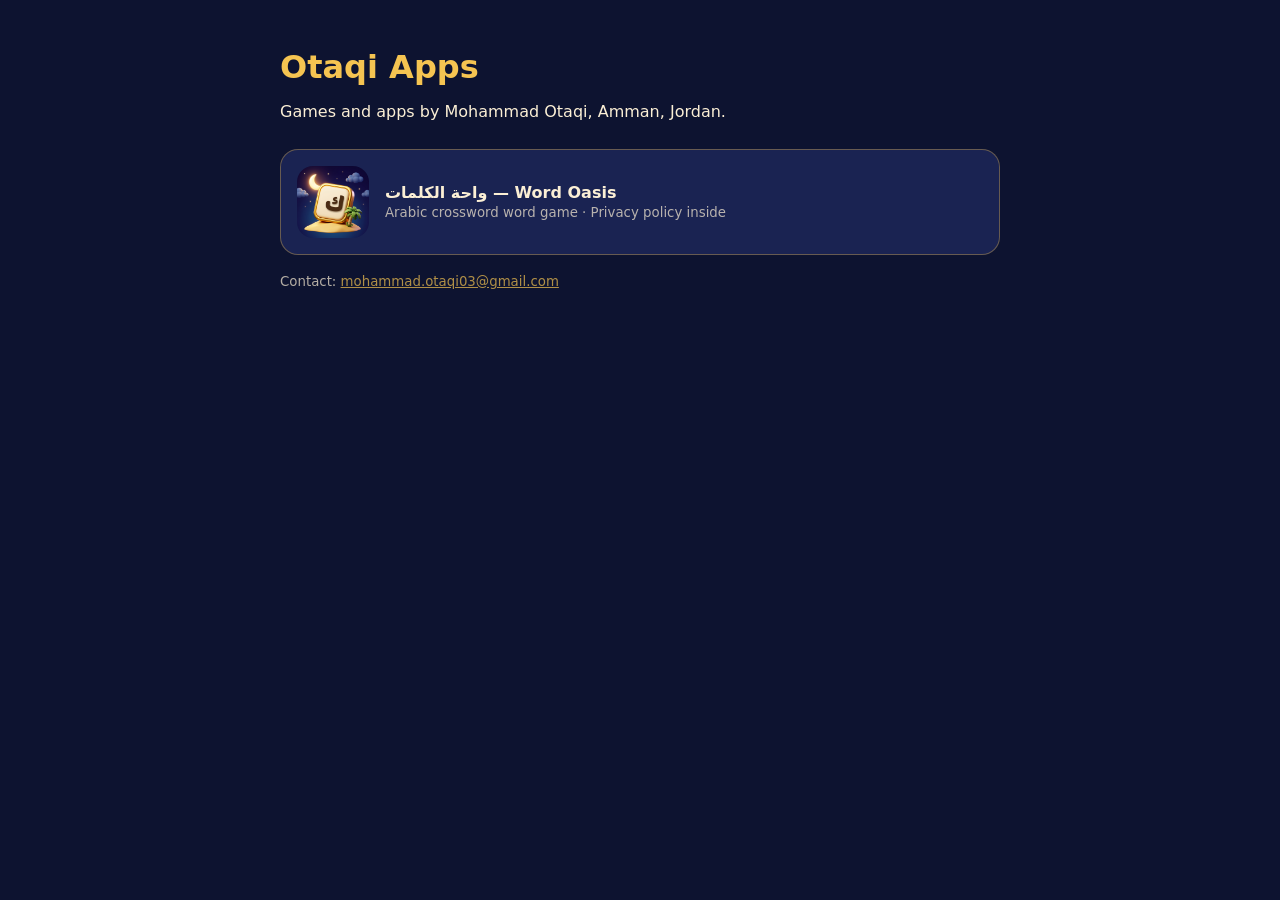
<file: index.html>
<!doctype html>
<html lang="en">
<head>
<meta charset="utf-8">
<meta name="viewport" content="width=device-width, initial-scale=1">
<title>Otaqi Apps</title>
<meta name="description" content="Mobile games and apps by Mohammad Otaqi.">
<link rel="icon" href="word-oasis/icon.png">
<style>
  body { margin:0; font-family: system-ui, "Segoe UI", Tahoma, sans-serif; background:#0d1330; color:#fbefd5; }
  main { max-width: 720px; margin: 0 auto; padding: 48px 16px; }
  h1 { color:#f5c451; margin: 0 0 4px; }
  a.app { display:flex; gap:16px; align-items:center; margin-top: 28px; padding:16px; border-radius:18px;
    background:#1a2352; color:inherit; text-decoration:none; border:1px solid rgba(245,196,81,.35); }
  a.app img { width:72px; height:72px; border-radius:16px; }
  small { opacity:.7; }
</style>
</head>
<body>
<main>
  <h1>Otaqi Apps</h1>
  <p>Games and apps by Mohammad Otaqi, Amman, Jordan.</p>
  <a class="app" href="word-oasis/">
    <img src="word-oasis/icon.png" alt="">
    <div><strong>واحة الكلمات — Word Oasis</strong><br><small>Arabic crossword word game · <span>Privacy policy inside</span></small></div>
  </a>
  <p><small>Contact: <a href="mailto:mohammad.otaqi03@gmail.com" style="color:#f5c451">mohammad.otaqi03@gmail.com</a></small></p>
</main>
</body>
</html>
</file>
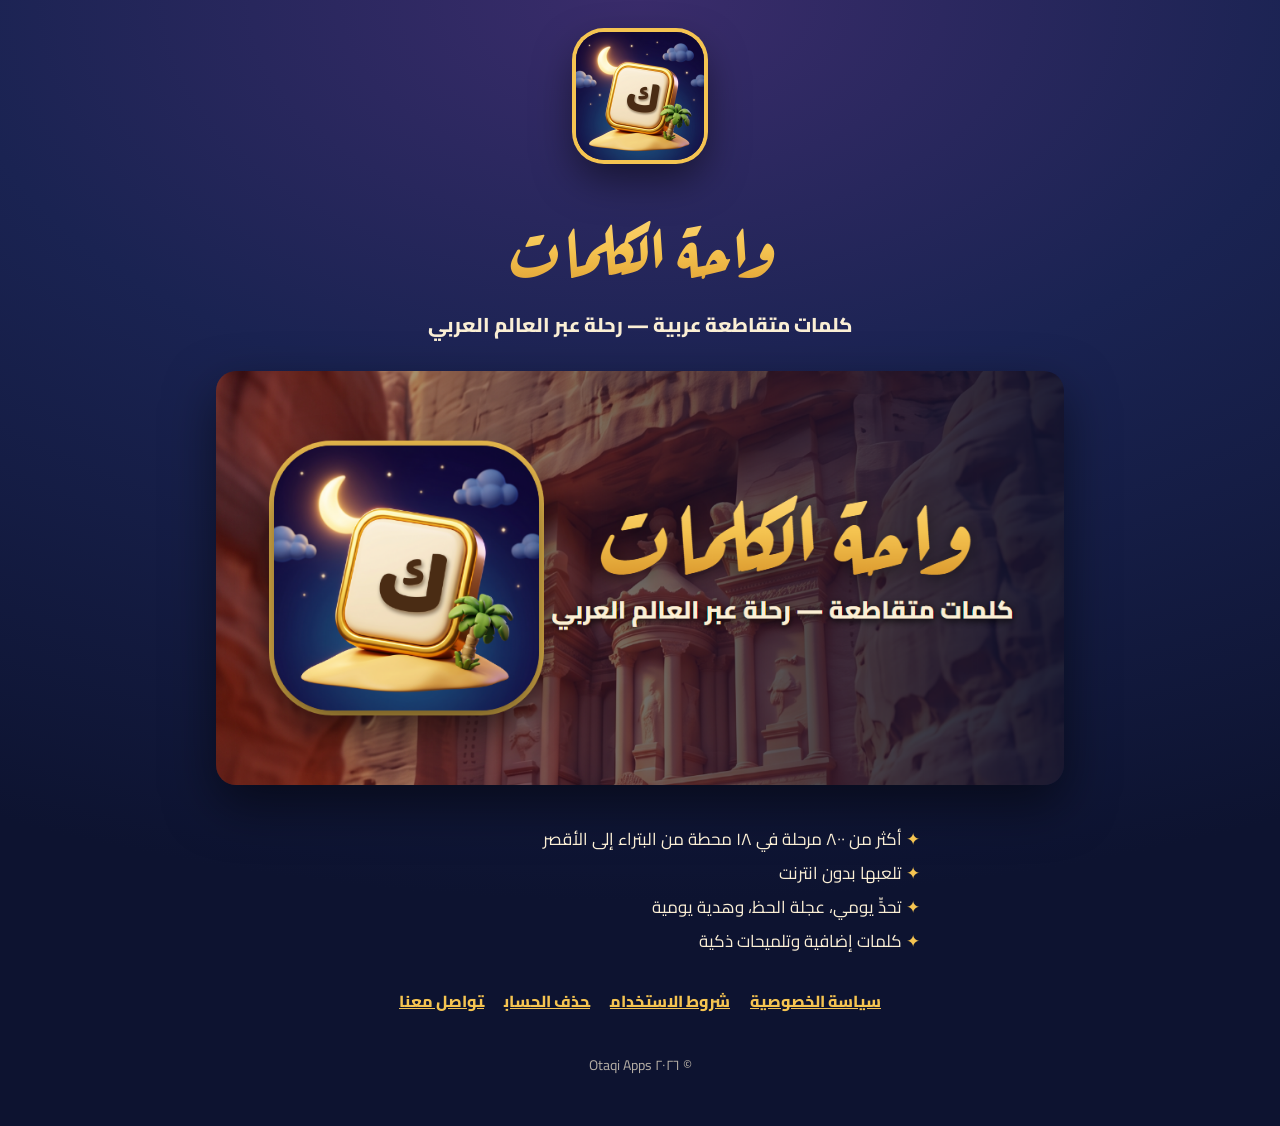
<file: word-oasis/index.html>
<!doctype html>
<html lang="ar" dir="rtl">
<head>
<meta charset="utf-8">
<meta name="viewport" content="width=device-width, initial-scale=1">
<title>واحة الكلمات — كلمات متقاطعة</title>
<meta name="description" content="واحة الكلمات: لعبة كلمات متقاطعة عربية بدون نت. صِل الحروف واملأ الشبكة في رحلة عبر معالم العالم العربي.">
<link rel="icon" href="icon.png">
<link rel="preconnect" href="https://fonts.googleapis.com">
<link href="https://fonts.googleapis.com/css2?family=Aref+Ruqaa:wght@700&family=Cairo:wght@600;800&display=swap" rel="stylesheet">
<style>
  :root { --night:#0d1330; --night2:#1a2352; --gold:#f5c451; --sand:#fbefd5; }
  * { box-sizing: border-box; }
  body { margin:0; font-family: Cairo, Tahoma, sans-serif; color: var(--sand);
    background: radial-gradient(120% 80% at 50% 0%, #3a2c6b, var(--night2) 45%, var(--night)); min-height:100vh; }
  main { max-width: 880px; margin: 0 auto; padding: 32px 16px 48px; text-align: center; }
  .icon { width: 128px; height: 128px; border-radius: 28px; box-shadow: 0 0 0 4px var(--gold), 0 18px 40px rgba(0,0,0,.5); }
  h1 { font-family: "Aref Ruqaa", serif; font-size: clamp(44px, 9vw, 72px); margin: 18px 0 0;
    background: linear-gradient(#ffe08a, var(--gold) 55%, #d9962b); -webkit-background-clip: text; background-clip: text; color: transparent; }
  p.lead { font-size: 20px; font-weight: 800; margin: 6px 0 28px; }
  .banner { width: 100%; border-radius: 20px; box-shadow: 0 20px 50px rgba(0,0,0,.5); }
  ul { list-style: none; padding: 0; margin: 28px auto; max-width: 560px; text-align: right; font-size: 17px; line-height: 2; }
  li::before { content: "✦ "; color: var(--gold); }
  .links a { color: var(--gold); margin: 0 10px; font-weight: 800; }
  footer { opacity: .7; font-size: 14px; margin-top: 36px; }
</style>
</head>
<body>
<main>
  <img class="icon" src="icon.png" alt="أيقونة واحة الكلمات">
  <h1>واحة الكلمات</h1>
  <p class="lead">كلمات متقاطعة عربية — رحلة عبر العالم العربي</p>
  <img class="banner" src="feature.png" alt="واحة الكلمات">
  <ul>
    <li>أكثر من ٨٠٠ مرحلة في ١٨ محطة من البتراء إلى الأقصر</li>
    <li>تلعبها بدون انترنت</li>
    <li>تحدٍّ يومي، عجلة الحظ، وهدية يومية</li>
    <li>كلمات إضافية وتلميحات ذكية</li>
  </ul>
  <p class="links"><a href="privacy.html">سياسة الخصوصية</a><a href="terms.html">شروط الاستخدام</a><a href="delete-account.html">حذف الحساب</a><a href="mailto:mohammad.otaqi03@gmail.com">تواصل معنا</a></p>
  <footer>© ٢٠٢٦ Otaqi Apps</footer>
</main>
</body>
</html>
</file>
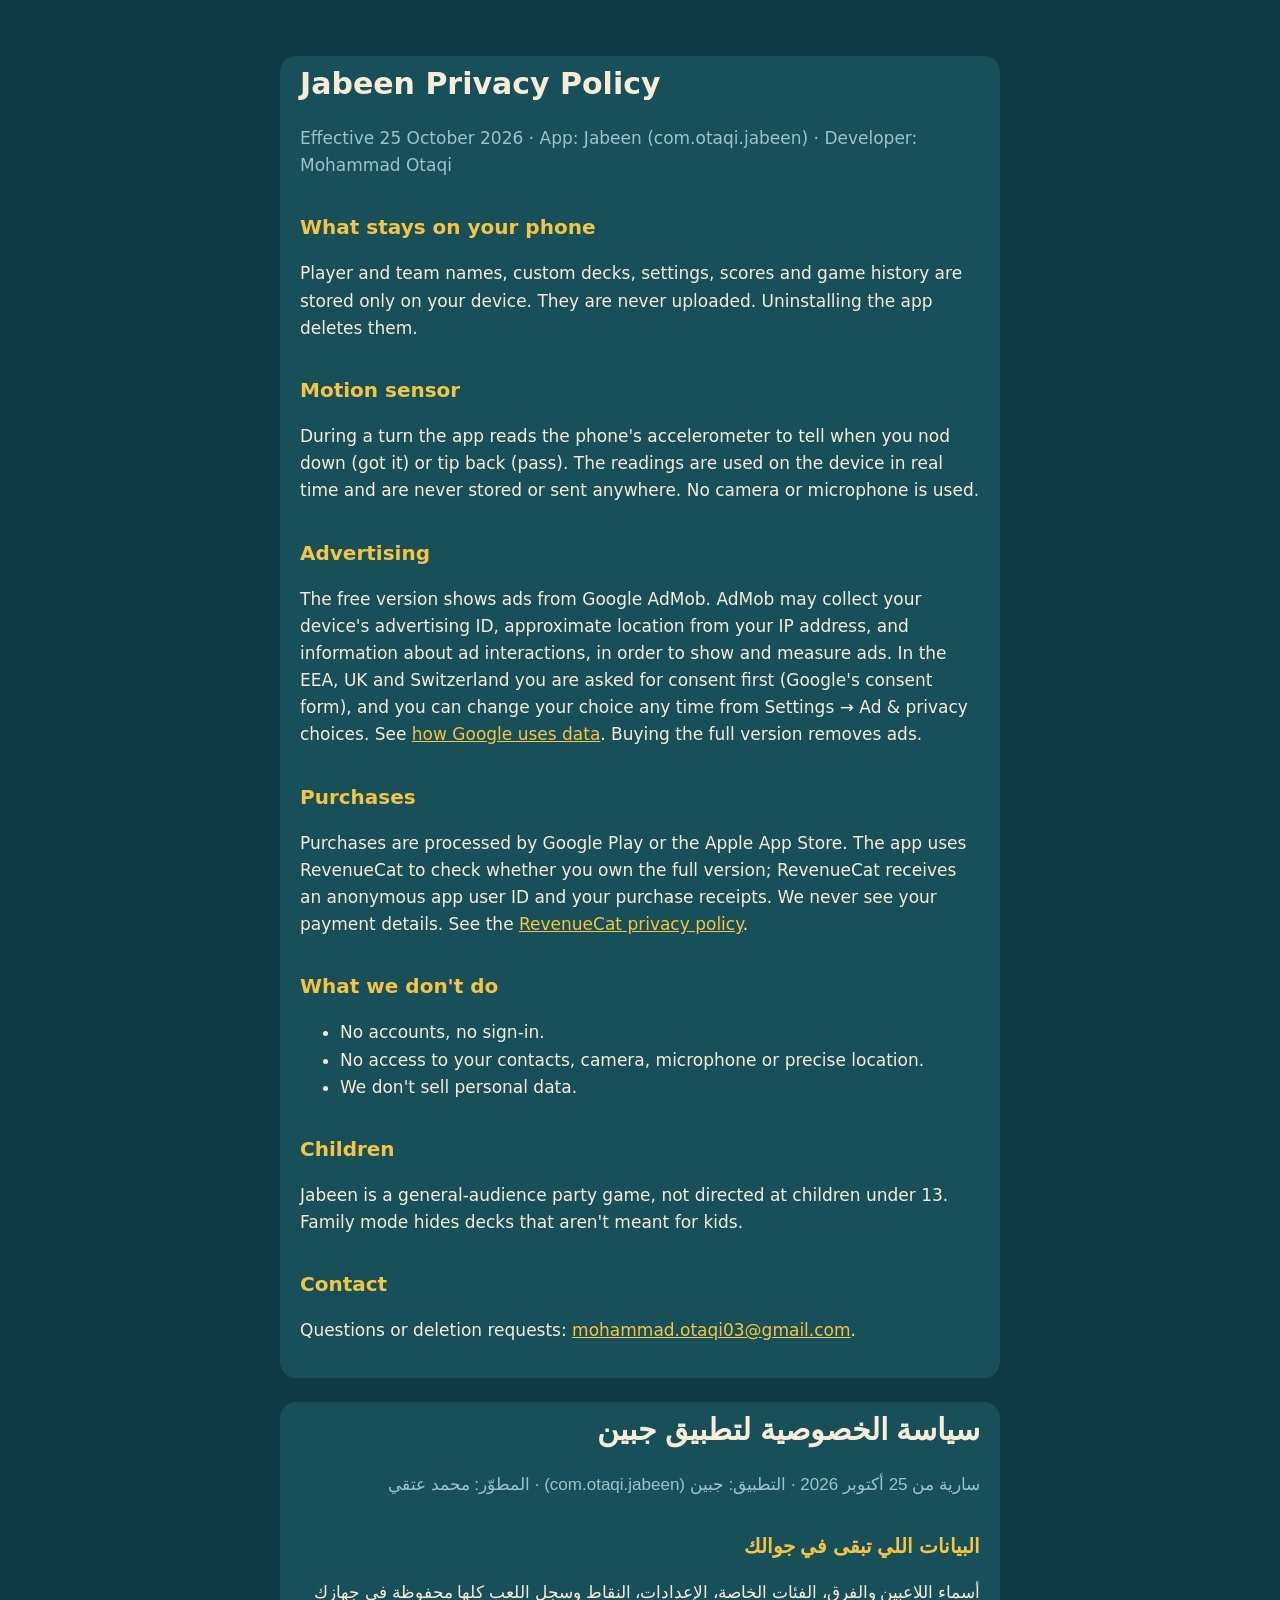
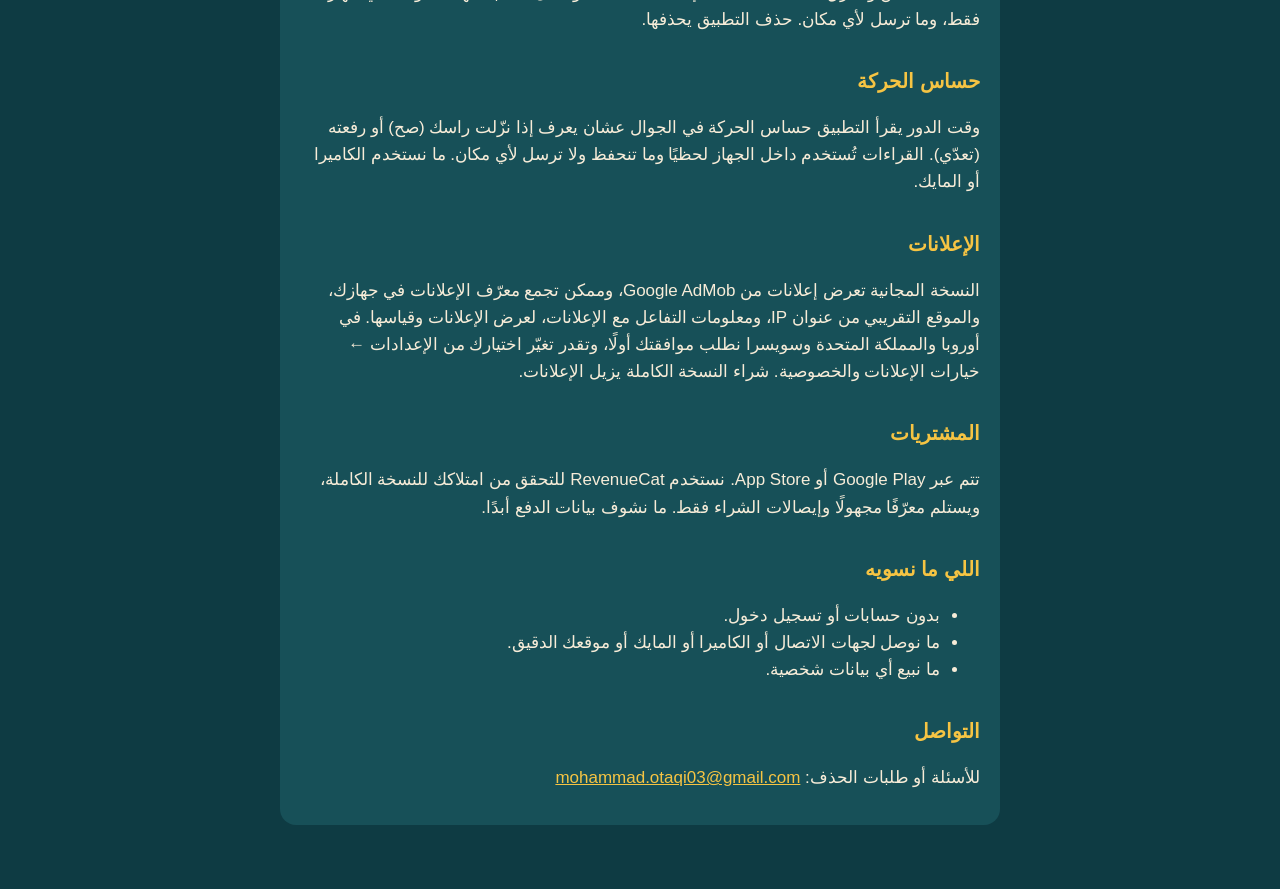
<file: jabeen/privacy.html>
<!doctype html>
<html lang="en">
<head>
<meta charset="utf-8">
<meta name="viewport" content="width=device-width, initial-scale=1">
<title>Jabeen Privacy Policy</title>
<style>
  :root { --bg: #0E3B43; --panel: #175058; --text: #F7ECD8; --muted: #9CC4C6; --accent: #F6C443; }
  body { margin: 0; background: var(--bg); color: var(--text); font: 17px/1.6 system-ui, "Segoe UI", Tahoma, sans-serif; }
  main { max-width: 720px; margin: 0 auto; padding: 32px 16px 64px; }
  h1 { font-size: 30px; margin: 0 0 4px; }
  h2 { font-size: 20px; margin: 32px 0 8px; color: var(--accent); }
  p, li { color: var(--text); }
  .muted { color: var(--muted); }
  section { background: var(--panel); border-radius: 16px; padding: 4px 20px 16px; margin-top: 24px; }
  a { color: var(--accent); }
  [dir="rtl"] { font-family: Tahoma, "Segoe UI", sans-serif; }
</style>
</head>
<body>
<main>
<section>
  <h1>Jabeen Privacy Policy</h1>
  <p class="muted">Effective 25 October 2026 · App: Jabeen (com.otaqi.jabeen) · Developer: Mohammad Otaqi</p>

  <h2>What stays on your phone</h2>
  <p>Player and team names, custom decks, settings, scores and game history are stored only on your device. They are never uploaded. Uninstalling the app deletes them.</p>

  <h2>Motion sensor</h2>
  <p>During a turn the app reads the phone's accelerometer to tell when you nod down (got it) or tip back (pass). The readings are used on the device in real time and are never stored or sent anywhere. No camera or microphone is used.</p>

  <h2>Advertising</h2>
  <p>The free version shows ads from Google AdMob. AdMob may collect your device's advertising ID, approximate location from your IP address, and information about ad interactions, in order to show and measure ads. In the EEA, UK and Switzerland you are asked for consent first (Google's consent form), and you can change your choice any time from Settings → Ad &amp; privacy choices. See <a href="https://policies.google.com/technologies/partner-sites">how Google uses data</a>. Buying the full version removes ads.</p>

  <h2>Purchases</h2>
  <p>Purchases are processed by Google Play or the Apple App Store. The app uses RevenueCat to check whether you own the full version; RevenueCat receives an anonymous app user ID and your purchase receipts. We never see your payment details. See the <a href="https://www.revenuecat.com/privacy">RevenueCat privacy policy</a>.</p>

  <h2>What we don't do</h2>
  <ul>
    <li>No accounts, no sign-in.</li>
    <li>No access to your contacts, camera, microphone or precise location.</li>
    <li>We don't sell personal data.</li>
  </ul>

  <h2>Children</h2>
  <p>Jabeen is a general-audience party game, not directed at children under 13. Family mode hides decks that aren't meant for kids.</p>

  <h2>Contact</h2>
  <p>Questions or deletion requests: <a href="mailto:mohammad.otaqi03@gmail.com">mohammad.otaqi03@gmail.com</a>.</p>
</section>

<section dir="rtl" lang="ar">
  <h1>سياسة الخصوصية لتطبيق جبين</h1>
  <p class="muted">سارية من 25 أكتوبر 2026 · التطبيق: جبين (com.otaqi.jabeen) · المطوّر: محمد عتقي</p>

  <h2>البيانات اللي تبقى في جوالك</h2>
  <p>أسماء اللاعبين والفرق، الفئات الخاصة، الإعدادات، النقاط وسجل اللعب كلها محفوظة في جهازك فقط، وما ترسل لأي مكان. حذف التطبيق يحذفها.</p>

  <h2>حساس الحركة</h2>
  <p>وقت الدور يقرأ التطبيق حساس الحركة في الجوال عشان يعرف إذا نزّلت راسك (صح) أو رفعته (تعدّي). القراءات تُستخدم داخل الجهاز لحظيًا وما تنحفظ ولا ترسل لأي مكان. ما نستخدم الكاميرا أو المايك.</p>

  <h2>الإعلانات</h2>
  <p>النسخة المجانية تعرض إعلانات من Google AdMob، وممكن تجمع معرّف الإعلانات في جهازك، والموقع التقريبي من عنوان IP، ومعلومات التفاعل مع الإعلانات، لعرض الإعلانات وقياسها. في أوروبا والمملكة المتحدة وسويسرا نطلب موافقتك أولًا، وتقدر تغيّر اختيارك من الإعدادات ← خيارات الإعلانات والخصوصية. شراء النسخة الكاملة يزيل الإعلانات.</p>

  <h2>المشتريات</h2>
  <p>تتم عبر Google Play أو App Store. نستخدم RevenueCat للتحقق من امتلاكك للنسخة الكاملة، ويستلم معرّفًا مجهولًا وإيصالات الشراء فقط. ما نشوف بيانات الدفع أبدًا.</p>

  <h2>اللي ما نسويه</h2>
  <ul>
    <li>بدون حسابات أو تسجيل دخول.</li>
    <li>ما نوصل لجهات الاتصال أو الكاميرا أو المايك أو موقعك الدقيق.</li>
    <li>ما نبيع أي بيانات شخصية.</li>
  </ul>

  <h2>التواصل</h2>
  <p>للأسئلة أو طلبات الحذف: <a href="mailto:mohammad.otaqi03@gmail.com">mohammad.otaqi03@gmail.com</a></p>
</section>
</main>
</body>
</html>
</file>
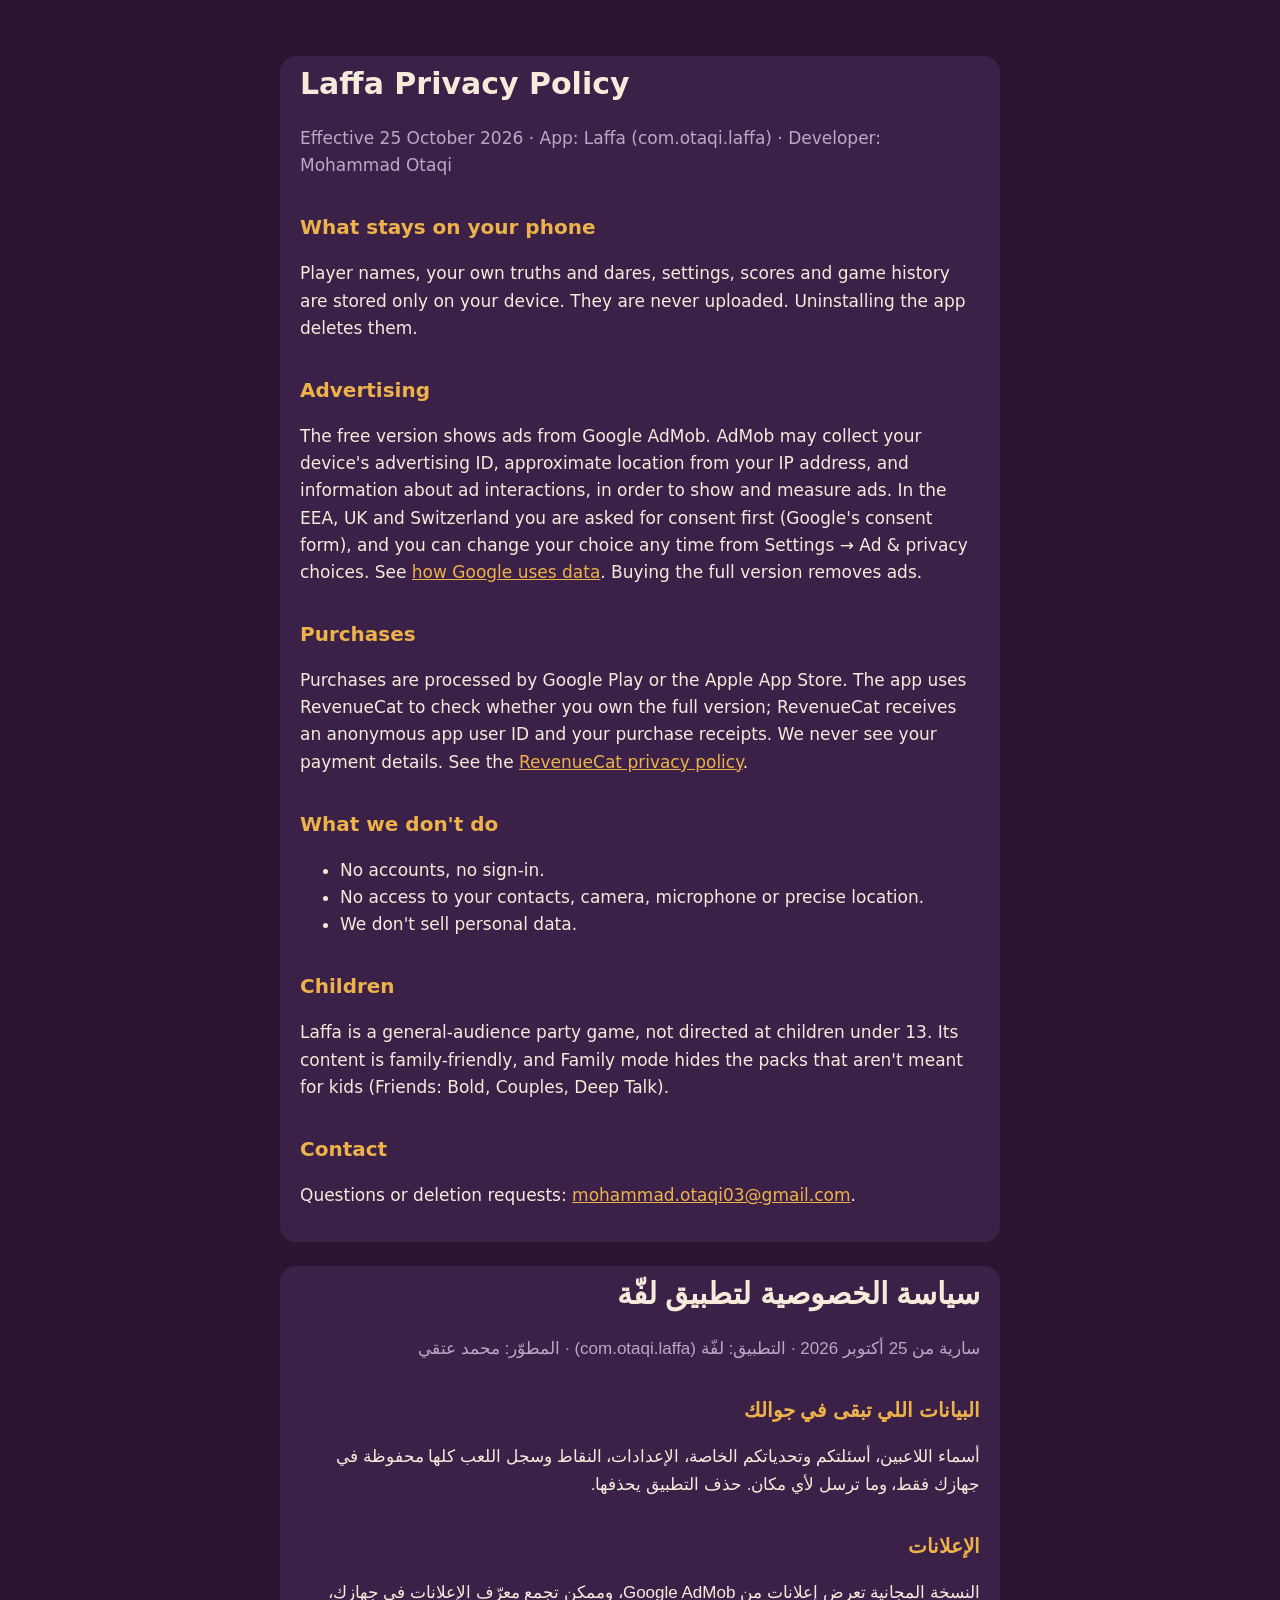
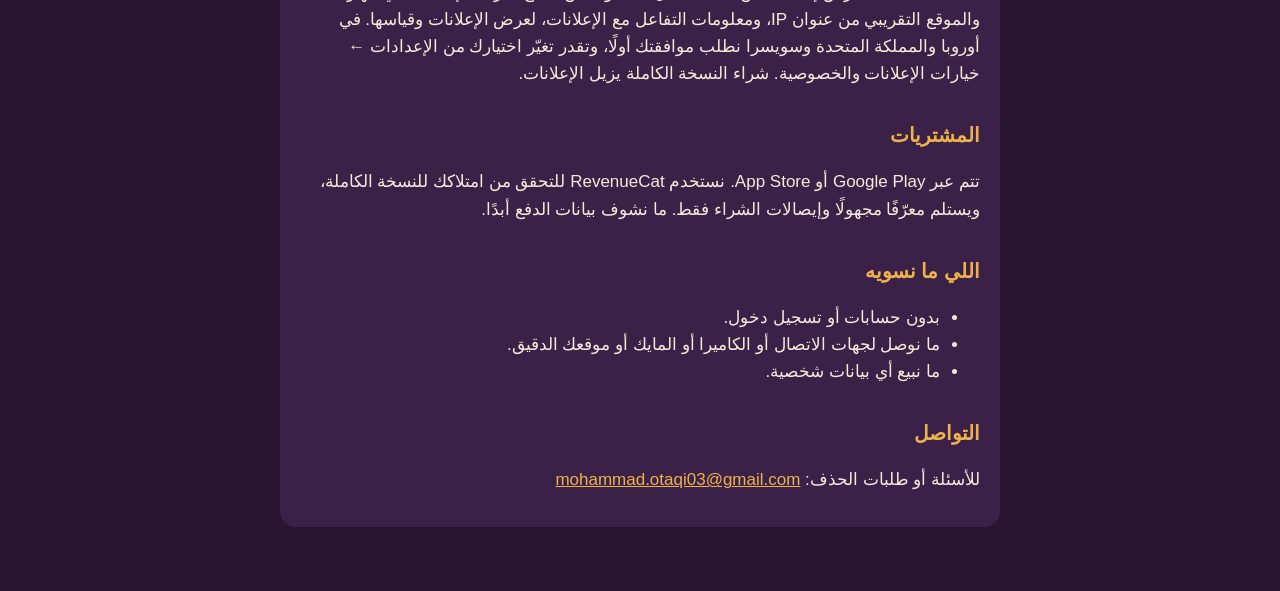
<file: laffa/privacy.html>
<!doctype html>
<html lang="en">
<head>
<meta charset="utf-8">
<meta name="viewport" content="width=device-width, initial-scale=1">
<title>Laffa Privacy Policy</title>
<style>
  :root { --bg: #2A1533; --panel: #3B2147; --text: #F6EADB; --muted: #BBA8C6; --accent: #EDB24A; }
  body { margin: 0; background: var(--bg); color: var(--text); font: 17px/1.6 system-ui, "Segoe UI", Tahoma, sans-serif; }
  main { max-width: 720px; margin: 0 auto; padding: 32px 16px 64px; }
  h1 { font-size: 30px; margin: 0 0 4px; }
  h2 { font-size: 20px; margin: 32px 0 8px; color: var(--accent); }
  p, li { color: var(--text); }
  .muted { color: var(--muted); }
  section { background: var(--panel); border-radius: 16px; padding: 4px 20px 16px; margin-top: 24px; }
  a { color: var(--accent); }
  [dir="rtl"] { font-family: Tahoma, "Segoe UI", sans-serif; }
</style>
</head>
<body>
<main>
<section>
  <h1>Laffa Privacy Policy</h1>
  <p class="muted">Effective 25 October 2026 · App: Laffa (com.otaqi.laffa) · Developer: Mohammad Otaqi</p>

  <h2>What stays on your phone</h2>
  <p>Player names, your own truths and dares, settings, scores and game history are stored only on your device. They are never uploaded. Uninstalling the app deletes them.</p>

  <h2>Advertising</h2>
  <p>The free version shows ads from Google AdMob. AdMob may collect your device's advertising ID, approximate location from your IP address, and information about ad interactions, in order to show and measure ads. In the EEA, UK and Switzerland you are asked for consent first (Google's consent form), and you can change your choice any time from Settings → Ad &amp; privacy choices. See <a href="https://policies.google.com/technologies/partner-sites">how Google uses data</a>. Buying the full version removes ads.</p>

  <h2>Purchases</h2>
  <p>Purchases are processed by Google Play or the Apple App Store. The app uses RevenueCat to check whether you own the full version; RevenueCat receives an anonymous app user ID and your purchase receipts. We never see your payment details. See the <a href="https://www.revenuecat.com/privacy">RevenueCat privacy policy</a>.</p>

  <h2>What we don't do</h2>
  <ul>
    <li>No accounts, no sign-in.</li>
    <li>No access to your contacts, camera, microphone or precise location.</li>
    <li>We don't sell personal data.</li>
  </ul>

  <h2>Children</h2>
  <p>Laffa is a general-audience party game, not directed at children under 13. Its content is family-friendly, and Family mode hides the packs that aren't meant for kids (Friends: Bold, Couples, Deep Talk).</p>

  <h2>Contact</h2>
  <p>Questions or deletion requests: <a href="mailto:mohammad.otaqi03@gmail.com">mohammad.otaqi03@gmail.com</a>.</p>
</section>

<section dir="rtl" lang="ar">
  <h1>سياسة الخصوصية لتطبيق لفّة</h1>
  <p class="muted">سارية من 25 أكتوبر 2026 · التطبيق: لفّة (com.otaqi.laffa) · المطوّر: محمد عتقي</p>

  <h2>البيانات اللي تبقى في جوالك</h2>
  <p>أسماء اللاعبين، أسئلتكم وتحدياتكم الخاصة، الإعدادات، النقاط وسجل اللعب كلها محفوظة في جهازك فقط، وما ترسل لأي مكان. حذف التطبيق يحذفها.</p>

  <h2>الإعلانات</h2>
  <p>النسخة المجانية تعرض إعلانات من Google AdMob، وممكن تجمع معرّف الإعلانات في جهازك، والموقع التقريبي من عنوان IP، ومعلومات التفاعل مع الإعلانات، لعرض الإعلانات وقياسها. في أوروبا والمملكة المتحدة وسويسرا نطلب موافقتك أولًا، وتقدر تغيّر اختيارك من الإعدادات ← خيارات الإعلانات والخصوصية. شراء النسخة الكاملة يزيل الإعلانات.</p>

  <h2>المشتريات</h2>
  <p>تتم عبر Google Play أو App Store. نستخدم RevenueCat للتحقق من امتلاكك للنسخة الكاملة، ويستلم معرّفًا مجهولًا وإيصالات الشراء فقط. ما نشوف بيانات الدفع أبدًا.</p>

  <h2>اللي ما نسويه</h2>
  <ul>
    <li>بدون حسابات أو تسجيل دخول.</li>
    <li>ما نوصل لجهات الاتصال أو الكاميرا أو المايك أو موقعك الدقيق.</li>
    <li>ما نبيع أي بيانات شخصية.</li>
  </ul>

  <h2>التواصل</h2>
  <p>للأسئلة أو طلبات الحذف: <a href="mailto:mohammad.otaqi03@gmail.com">mohammad.otaqi03@gmail.com</a></p>
</section>
</main>
</body>
</html>
</file>
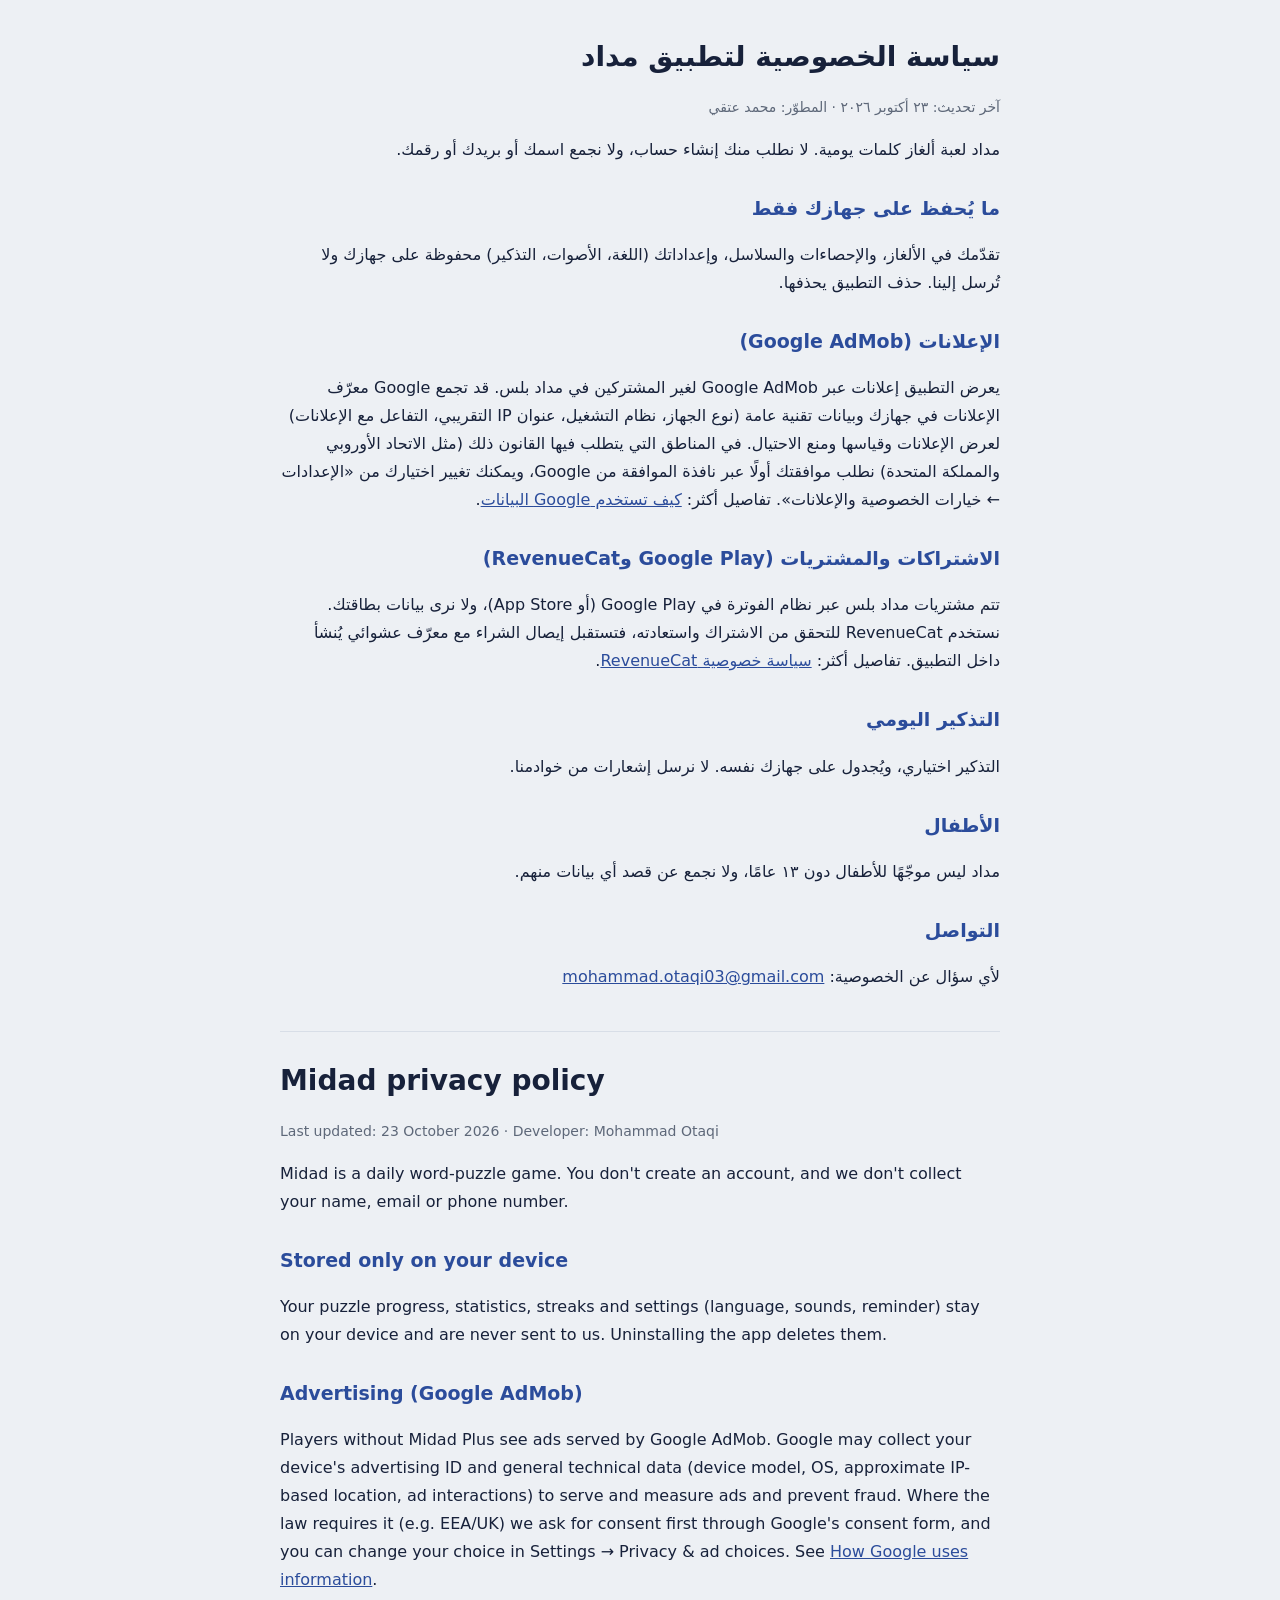
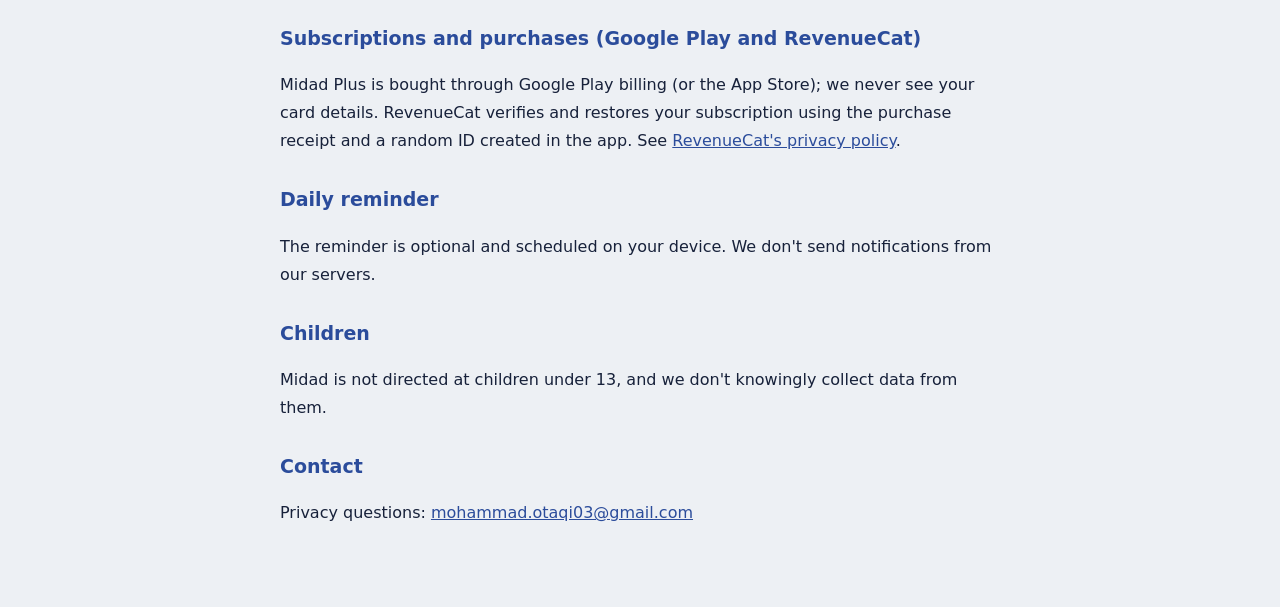
<file: midad/privacy.html>
<!doctype html>
<html lang="ar" dir="rtl">
<head>
<meta charset="utf-8">
<meta name="viewport" content="width=device-width, initial-scale=1">
<title>مداد · سياسة الخصوصية / Midad privacy policy</title>
<style>
  :root { --ink:#17213A; --mist:#EDF0F4; --lapis:#2B4C9B; }
  body { margin:0; background:var(--mist); color:var(--ink); font:16px/1.75 system-ui, "Segoe UI", Tahoma, sans-serif; }
  main { max-width:720px; margin:0 auto; padding:32px 20px 64px; }
  h1 { font-size:28px; margin:0 0 4px; }
  h2 { font-size:19px; margin:28px 0 6px; color:var(--lapis); }
  a { color:var(--lapis); }
  .en { direction:ltr; text-align:left; border-top:1px solid #D8DEE7; margin-top:40px; padding-top:24px; }
  .muted { color:#5E6879; font-size:14px; }
</style>
</head>
<body>
<main>
<h1>سياسة الخصوصية لتطبيق مداد</h1>
<p class="muted">آخر تحديث: ٢٣ أكتوبر ٢٠٢٦ · المطوّر: محمد عتقي</p>

<p>مداد لعبة ألغاز كلمات يومية. لا نطلب منك إنشاء حساب، ولا نجمع اسمك أو بريدك أو رقمك.</p>

<h2>ما يُحفظ على جهازك فقط</h2>
<p>تقدّمك في الألغاز، والإحصاءات والسلاسل، وإعداداتك (اللغة، الأصوات، التذكير) محفوظة على جهازك ولا تُرسل إلينا. حذف التطبيق يحذفها.</p>

<h2>الإعلانات (Google AdMob)</h2>
<p>يعرض التطبيق إعلانات عبر Google AdMob لغير المشتركين في مداد بلس. قد تجمع Google معرّف الإعلانات في جهازك وبيانات تقنية عامة (نوع الجهاز، نظام التشغيل، عنوان IP التقريبي، التفاعل مع الإعلانات) لعرض الإعلانات وقياسها ومنع الاحتيال. في المناطق التي يتطلب فيها القانون ذلك (مثل الاتحاد الأوروبي والمملكة المتحدة) نطلب موافقتك أولًا عبر نافذة الموافقة من Google، ويمكنك تغيير اختيارك من «الإعدادات ← خيارات الخصوصية والإعلانات». تفاصيل أكثر: <a href="https://policies.google.com/technologies/partner-sites">كيف تستخدم Google البيانات</a>.</p>

<h2>الاشتراكات والمشتريات (Google Play وRevenueCat)</h2>
<p>تتم مشتريات مداد بلس عبر نظام الفوترة في Google Play (أو App Store)، ولا نرى بيانات بطاقتك. نستخدم RevenueCat للتحقق من الاشتراك واستعادته، فتستقبل إيصال الشراء مع معرّف عشوائي يُنشأ داخل التطبيق. تفاصيل أكثر: <a href="https://www.revenuecat.com/privacy">سياسة خصوصية RevenueCat</a>.</p>

<h2>التذكير اليومي</h2>
<p>التذكير اختياري، ويُجدول على جهازك نفسه. لا نرسل إشعارات من خوادمنا.</p>

<h2>الأطفال</h2>
<p>مداد ليس موجّهًا للأطفال دون ١٣ عامًا، ولا نجمع عن قصد أي بيانات منهم.</p>

<h2>التواصل</h2>
<p>لأي سؤال عن الخصوصية: <a href="mailto:mohammad.otaqi03@gmail.com">mohammad.otaqi03@gmail.com</a></p>

<section class="en">
<h1>Midad privacy policy</h1>
<p class="muted">Last updated: 23 October 2026 · Developer: Mohammad Otaqi</p>
<p>Midad is a daily word-puzzle game. You don't create an account, and we don't collect your name, email or phone number.</p>
<h2>Stored only on your device</h2>
<p>Your puzzle progress, statistics, streaks and settings (language, sounds, reminder) stay on your device and are never sent to us. Uninstalling the app deletes them.</p>
<h2>Advertising (Google AdMob)</h2>
<p>Players without Midad Plus see ads served by Google AdMob. Google may collect your device's advertising ID and general technical data (device model, OS, approximate IP-based location, ad interactions) to serve and measure ads and prevent fraud. Where the law requires it (e.g. EEA/UK) we ask for consent first through Google's consent form, and you can change your choice in Settings → Privacy &amp; ad choices. See <a href="https://policies.google.com/technologies/partner-sites">How Google uses information</a>.</p>
<h2>Subscriptions and purchases (Google Play and RevenueCat)</h2>
<p>Midad Plus is bought through Google Play billing (or the App Store); we never see your card details. RevenueCat verifies and restores your subscription using the purchase receipt and a random ID created in the app. See <a href="https://www.revenuecat.com/privacy">RevenueCat's privacy policy</a>.</p>
<h2>Daily reminder</h2>
<p>The reminder is optional and scheduled on your device. We don't send notifications from our servers.</p>
<h2>Children</h2>
<p>Midad is not directed at children under 13, and we don't knowingly collect data from them.</p>
<h2>Contact</h2>
<p>Privacy questions: <a href="mailto:mohammad.otaqi03@gmail.com">mohammad.otaqi03@gmail.com</a></p>
</section>
</main>
</body>
</html>
</file>
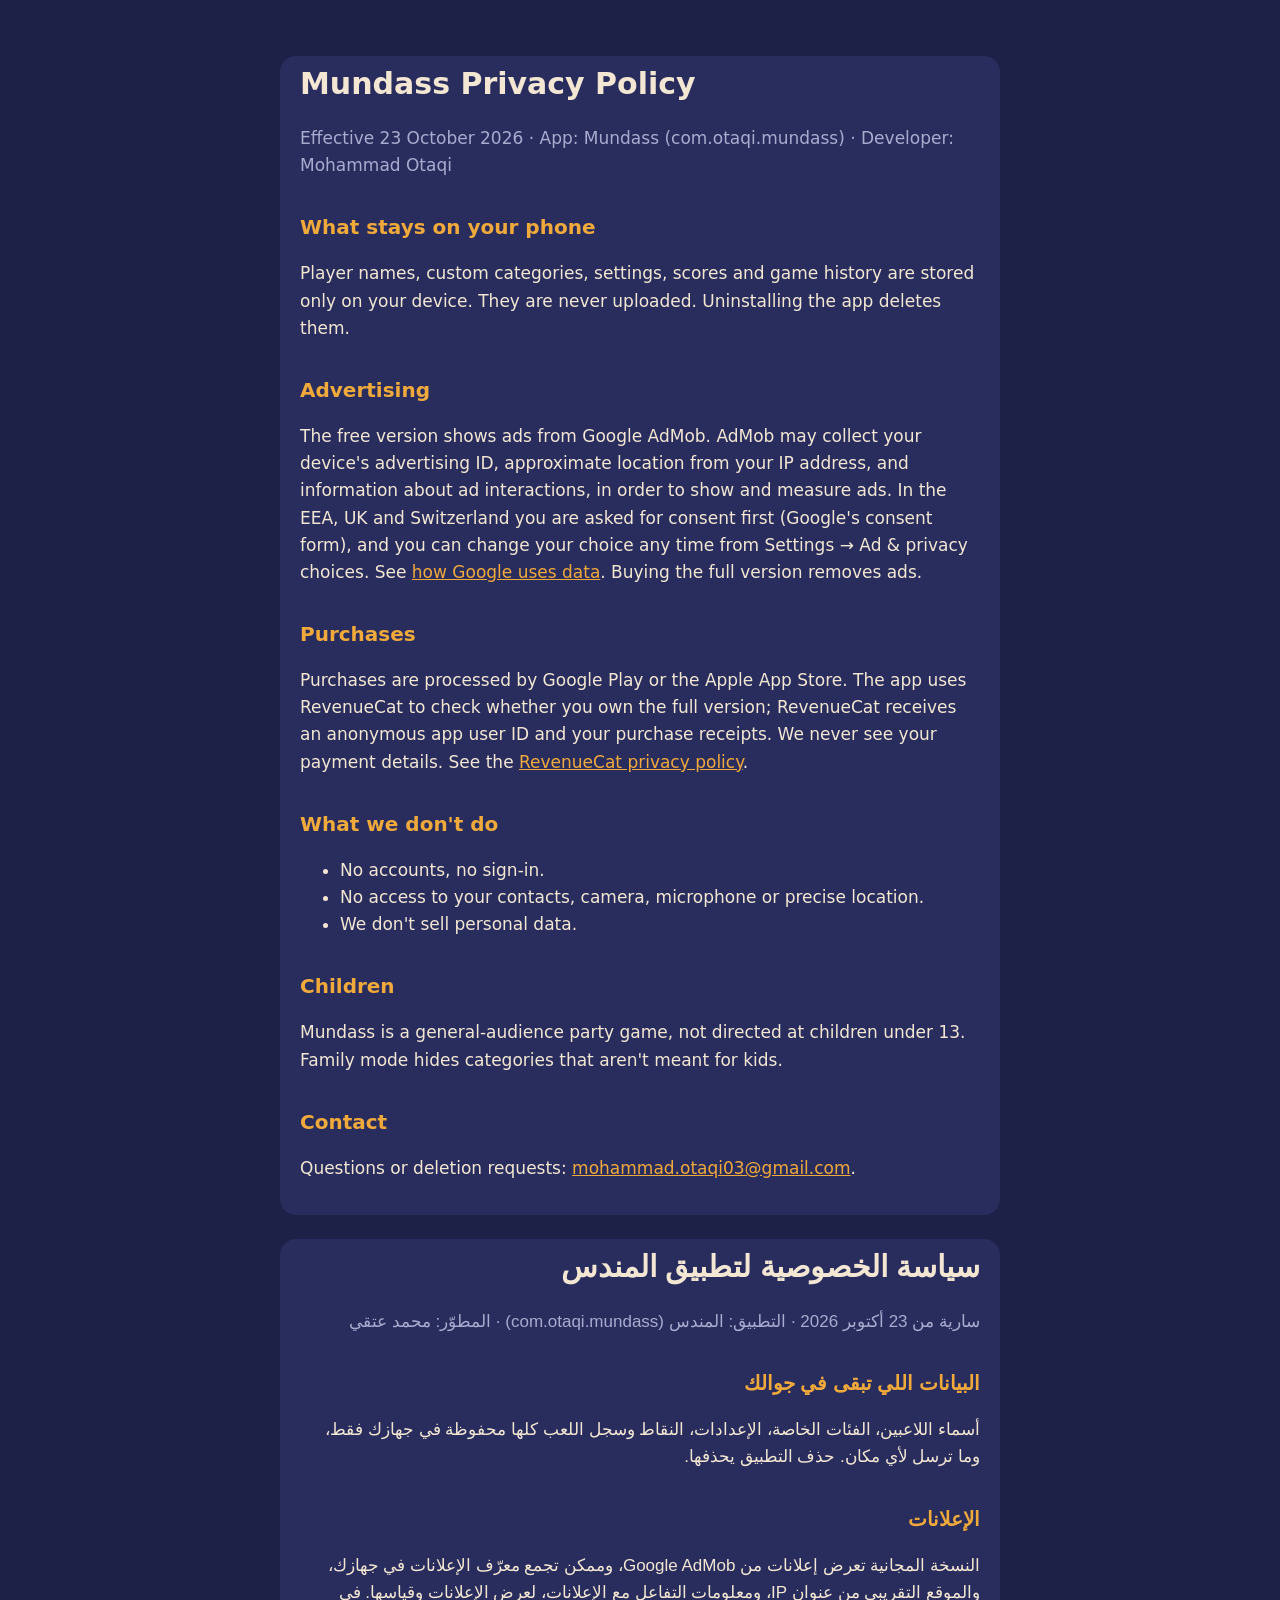
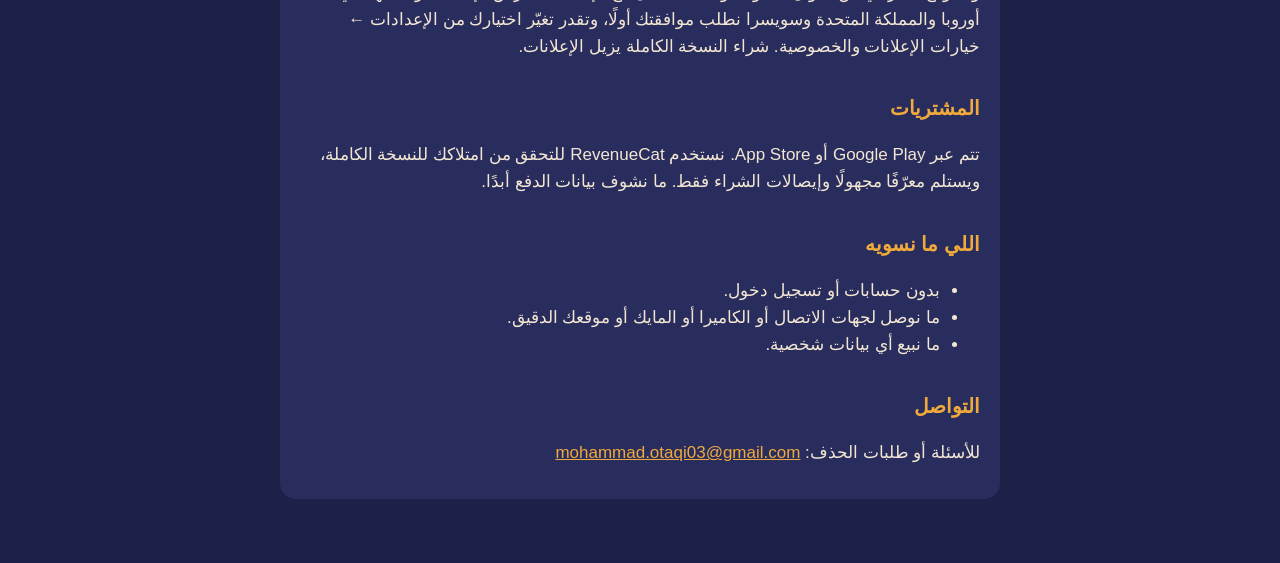
<file: mundass/privacy.html>
<!doctype html>
<html lang="en">
<head>
<meta charset="utf-8">
<meta name="viewport" content="width=device-width, initial-scale=1">
<title>Mundass Privacy Policy</title>
<style>
  :root { --bg: #1D2047; --panel: #292D5E; --text: #F3E7D3; --muted: #A9ABCF; --accent: #F0A93B; }
  body { margin: 0; background: var(--bg); color: var(--text); font: 17px/1.6 system-ui, "Segoe UI", Tahoma, sans-serif; }
  main { max-width: 720px; margin: 0 auto; padding: 32px 16px 64px; }
  h1 { font-size: 30px; margin: 0 0 4px; }
  h2 { font-size: 20px; margin: 32px 0 8px; color: var(--accent); }
  p, li { color: var(--text); }
  .muted { color: var(--muted); }
  section { background: var(--panel); border-radius: 16px; padding: 4px 20px 16px; margin-top: 24px; }
  a { color: var(--accent); }
  [dir="rtl"] { font-family: Tahoma, "Segoe UI", sans-serif; }
</style>
</head>
<body>
<main>
<section>
  <h1>Mundass Privacy Policy</h1>
  <p class="muted">Effective 23 October 2026 · App: Mundass (com.otaqi.mundass) · Developer: Mohammad Otaqi</p>

  <h2>What stays on your phone</h2>
  <p>Player names, custom categories, settings, scores and game history are stored only on your device. They are never uploaded. Uninstalling the app deletes them.</p>

  <h2>Advertising</h2>
  <p>The free version shows ads from Google AdMob. AdMob may collect your device's advertising ID, approximate location from your IP address, and information about ad interactions, in order to show and measure ads. In the EEA, UK and Switzerland you are asked for consent first (Google's consent form), and you can change your choice any time from Settings → Ad &amp; privacy choices. See <a href="https://policies.google.com/technologies/partner-sites">how Google uses data</a>. Buying the full version removes ads.</p>

  <h2>Purchases</h2>
  <p>Purchases are processed by Google Play or the Apple App Store. The app uses RevenueCat to check whether you own the full version; RevenueCat receives an anonymous app user ID and your purchase receipts. We never see your payment details. See the <a href="https://www.revenuecat.com/privacy">RevenueCat privacy policy</a>.</p>

  <h2>What we don't do</h2>
  <ul>
    <li>No accounts, no sign-in.</li>
    <li>No access to your contacts, camera, microphone or precise location.</li>
    <li>We don't sell personal data.</li>
  </ul>

  <h2>Children</h2>
  <p>Mundass is a general-audience party game, not directed at children under 13. Family mode hides categories that aren't meant for kids.</p>

  <h2>Contact</h2>
  <p>Questions or deletion requests: <a href="mailto:mohammad.otaqi03@gmail.com">mohammad.otaqi03@gmail.com</a>.</p>
</section>

<section dir="rtl" lang="ar">
  <h1>سياسة الخصوصية لتطبيق المندس</h1>
  <p class="muted">سارية من 23 أكتوبر 2026 · التطبيق: المندس (com.otaqi.mundass) · المطوّر: محمد عتقي</p>

  <h2>البيانات اللي تبقى في جوالك</h2>
  <p>أسماء اللاعبين، الفئات الخاصة، الإعدادات، النقاط وسجل اللعب كلها محفوظة في جهازك فقط، وما ترسل لأي مكان. حذف التطبيق يحذفها.</p>

  <h2>الإعلانات</h2>
  <p>النسخة المجانية تعرض إعلانات من Google AdMob، وممكن تجمع معرّف الإعلانات في جهازك، والموقع التقريبي من عنوان IP، ومعلومات التفاعل مع الإعلانات، لعرض الإعلانات وقياسها. في أوروبا والمملكة المتحدة وسويسرا نطلب موافقتك أولًا، وتقدر تغيّر اختيارك من الإعدادات ← خيارات الإعلانات والخصوصية. شراء النسخة الكاملة يزيل الإعلانات.</p>

  <h2>المشتريات</h2>
  <p>تتم عبر Google Play أو App Store. نستخدم RevenueCat للتحقق من امتلاكك للنسخة الكاملة، ويستلم معرّفًا مجهولًا وإيصالات الشراء فقط. ما نشوف بيانات الدفع أبدًا.</p>

  <h2>اللي ما نسويه</h2>
  <ul>
    <li>بدون حسابات أو تسجيل دخول.</li>
    <li>ما نوصل لجهات الاتصال أو الكاميرا أو المايك أو موقعك الدقيق.</li>
    <li>ما نبيع أي بيانات شخصية.</li>
  </ul>

  <h2>التواصل</h2>
  <p>للأسئلة أو طلبات الحذف: <a href="mailto:mohammad.otaqi03@gmail.com">mohammad.otaqi03@gmail.com</a></p>
</section>
</main>
</body>
</html>
</file>
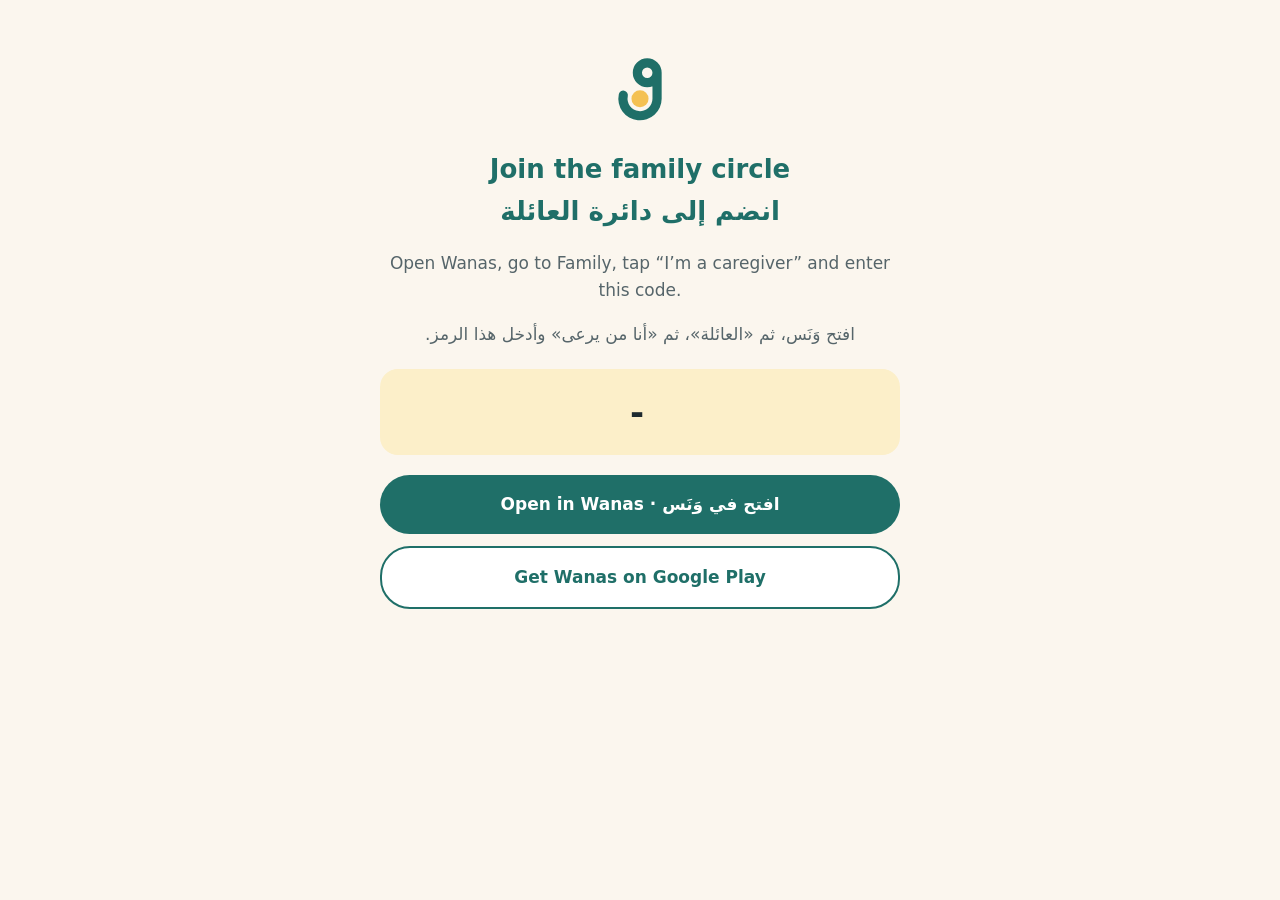
<file: wanas/join.html>
<!doctype html>
<html lang="en">
<head>
<meta charset="utf-8">
<meta name="viewport" content="width=device-width, initial-scale=1">
<title>Join a Wanas family circle</title>
<link rel="icon" href="data:image/svg+xml,%3Csvg%20xmlns%3D%22http%3A//www.w3.org/2000/svg%22%20viewBox%3D%220%200%20256%20256%22%20width%3D%22256%22%20height%3D%22256%22%20role%3D%22img%22%3E%3Ctitle%3EWanas%3C/title%3E%3Cpath%20fill%3D%22%231F6F68%22%20d%3D%22M192%2075.5%20A42%2042%200%201%201%20108%2075.5%20A42%2042%200%201%201%20192%2075.5%20Z%20M168%2075.5%20A18%2018%200%201%200%20132%2075.5%20A18%2018%200%201%200%20168%2075.5%20Z%20M192%2075.5%20V154.5%20A64%2064%200%201%201%2065.4%20141.19%20A12%2012%200%200%201%2088.87%20146.18%20A40%2040%200%201%200%20168%20154.5%20V75.5%20Z%22/%3E%3Cpath%20fill%3D%22%23F4C152%22%20d%3D%22M154%20154.5%20A26%2026%200%201%201%20102%20154.5%20A26%2026%200%201%201%20154%20154.5%20Z%22/%3E%3C/svg%3E">
<style>
  :root { --ink:#1E2A2F; --teal:#1F6F68; --bg:#FBF6EE; --mute:#56656A; --sun:#FCEFC9; }
  body { margin:0; background:var(--bg); color:var(--ink); font:17px/1.6 system-ui, "Segoe UI", Tahoma, sans-serif; text-align:center; }
  main { max-width:520px; margin:0 auto; padding:48px 16px; }
  h1 { color:var(--teal); font-size:26px; }
  .code { font-size:34px; font-weight:800; letter-spacing:6px; background:var(--sun); border-radius:18px; padding:16px; margin:20px 0; direction:ltr; }
  a.btn { display:block; background:var(--teal); color:#fff; text-decoration:none; padding:16px; border-radius:30px; font-weight:700; margin:12px 0; }
  a.alt { background:#fff; color:var(--teal); border:2px solid var(--teal); }
  p { color:var(--mute); }
  .mark { display:block; margin:0 auto 4px; }
</style>
</head>
<body>
<main>
  <svg xmlns="http://www.w3.org/2000/svg" viewBox="0 0 256 256" width="84" height="84" class="mark" aria-hidden="true" role="img"><title>Wanas</title><path fill="#1F6F68" d="M194 75.5 A44 44 0 1 1 106 75.5 A44 44 0 1 1 194 75.5 Z M166 75.5 A16 16 0 1 0 134 75.5 A16 16 0 1 0 166 75.5 Z M194 75.5 V154.5 A66 66 0 1 1 63.44 140.78 A14 14 0 0 1 90.83 146.6 A38 38 0 1 0 166 154.5 V75.5 Z"/><path fill="#F4C152" d="M154 154.5 A26 26 0 1 1 102 154.5 A26 26 0 1 1 154 154.5 Z"/></svg>
  <h1>Join the family circle<br><span dir="rtl">انضم إلى دائرة العائلة</span></h1>
  <p>Open Wanas, go to Family, tap “I’m a caregiver” and enter this code.</p>
  <p dir="rtl">افتح وَنَس، ثم «العائلة»، ثم «أنا من يرعى» وأدخل هذا الرمز.</p>
  <div class="code" id="code">-</div>
  <a class="btn" id="open" href="#">Open in Wanas · افتح في وَنَس</a>
  <a class="btn alt" href="https://play.google.com/store/apps/details?id=com.otaqi.wanas">Get Wanas on Google Play</a>
</main>
<script>
  var c = (new URLSearchParams(location.search).get('c') || '').toUpperCase().replace(/[^A-Z0-9]/g, '').slice(0, 12);
  document.getElementById('code').textContent = c ? (c.length === 8 ? c.slice(0, 4) + ' ' + c.slice(4) : c) : '-';
  document.getElementById('open').href = 'wanas://join?c=' + encodeURIComponent(c);
</script>
</body>
</html>
</file>
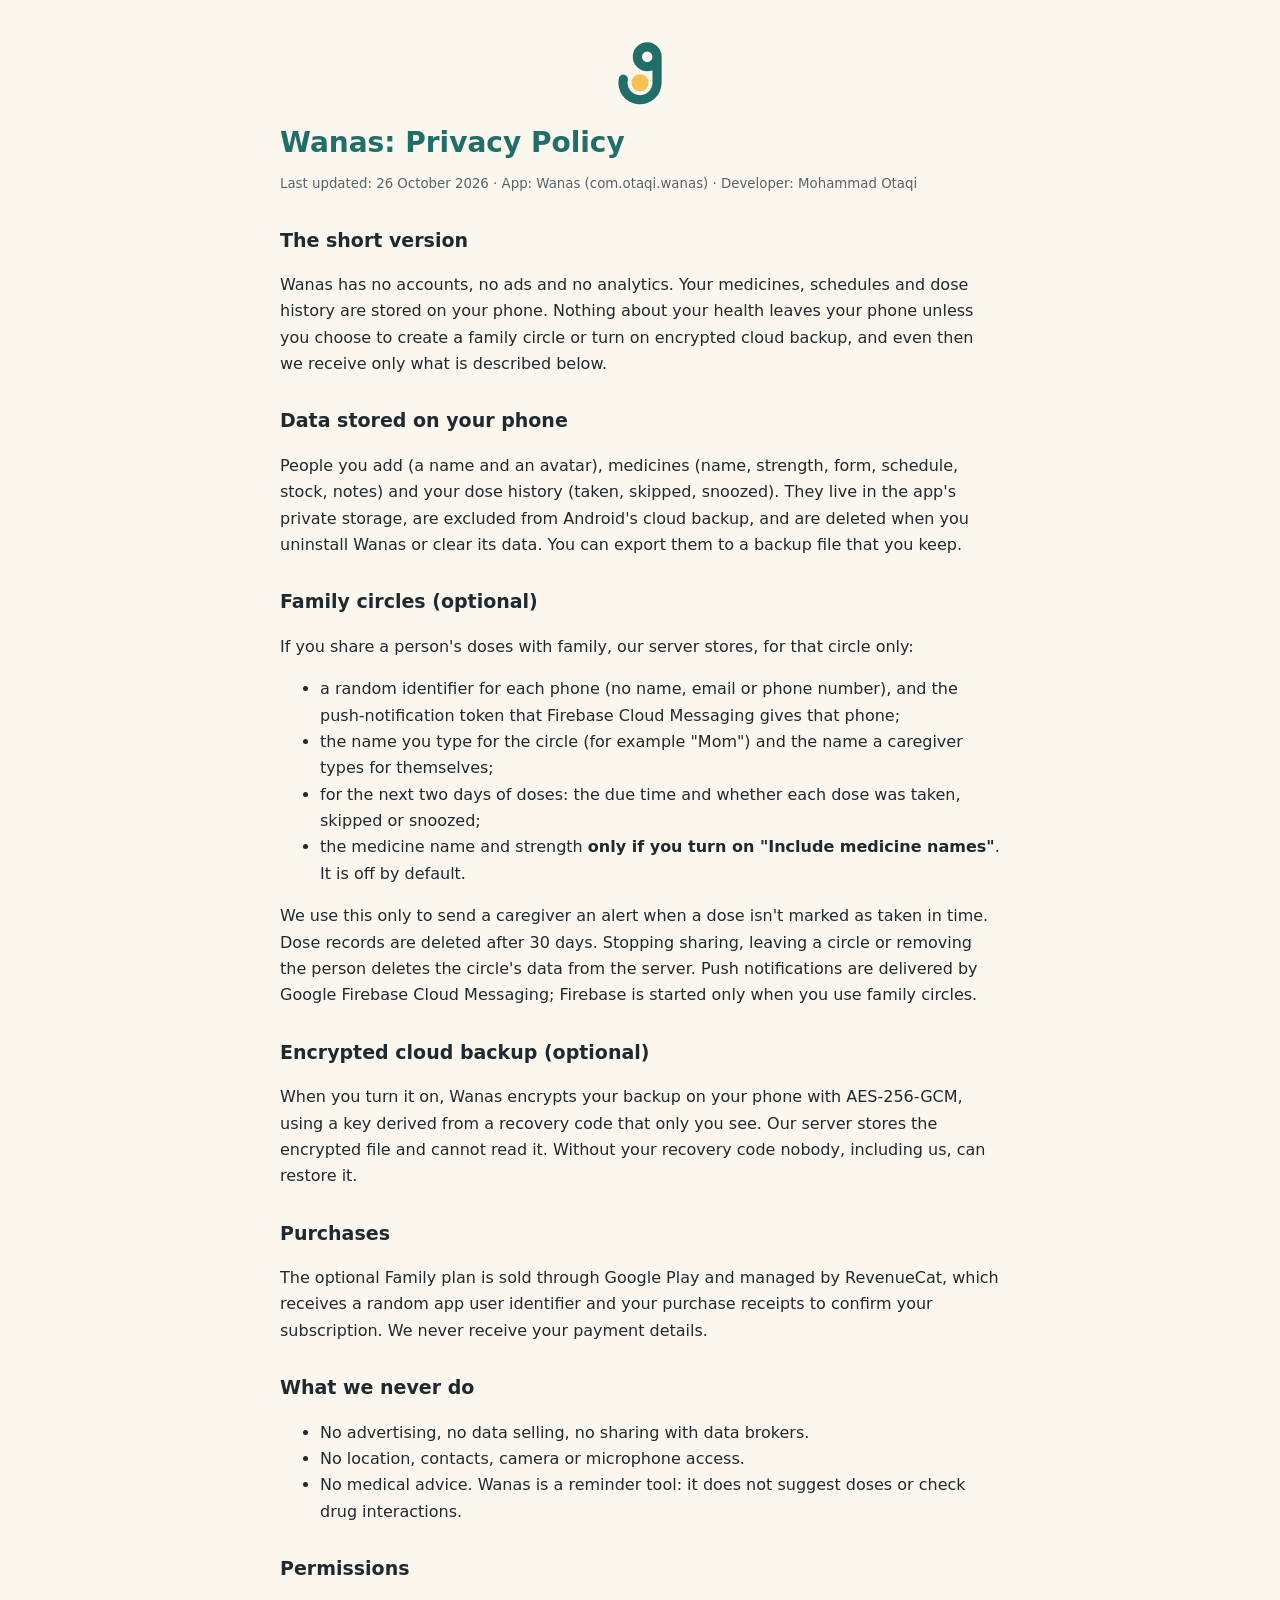
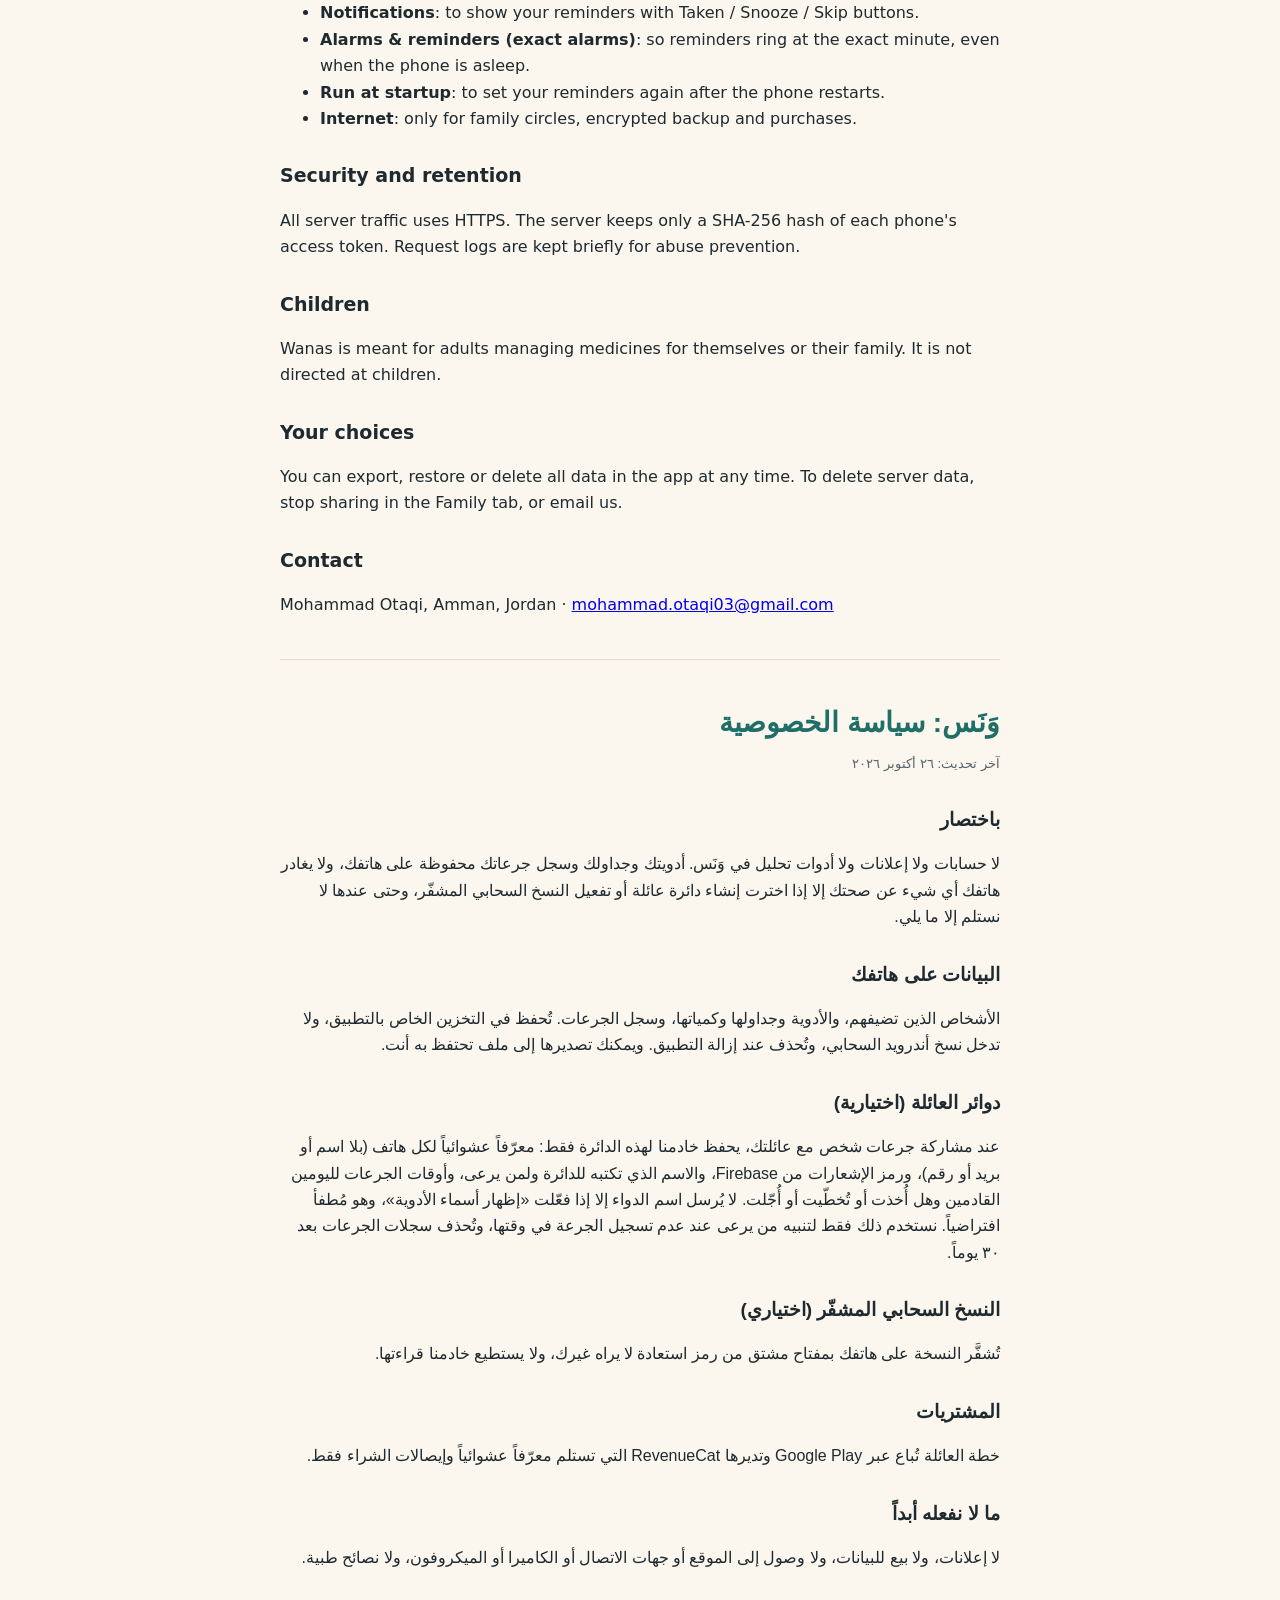
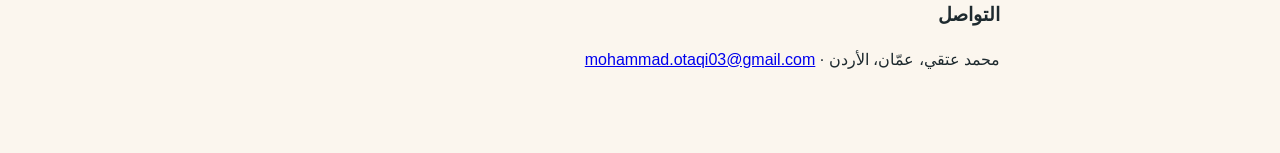
<file: wanas/privacy.html>
<!doctype html>
<html lang="en">
<head>
<meta charset="utf-8">
<meta name="viewport" content="width=device-width, initial-scale=1">
<title>Wanas: Privacy Policy</title>
<link rel="icon" href="data:image/svg+xml,%3Csvg%20xmlns%3D%22http%3A//www.w3.org/2000/svg%22%20viewBox%3D%220%200%20256%20256%22%20width%3D%22256%22%20height%3D%22256%22%20role%3D%22img%22%3E%3Ctitle%3EWanas%3C/title%3E%3Cpath%20fill%3D%22%231F6F68%22%20d%3D%22M192%2075.5%20A42%2042%200%201%201%20108%2075.5%20A42%2042%200%201%201%20192%2075.5%20Z%20M168%2075.5%20A18%2018%200%201%200%20132%2075.5%20A18%2018%200%201%200%20168%2075.5%20Z%20M192%2075.5%20V154.5%20A64%2064%200%201%201%2065.4%20141.19%20A12%2012%200%200%201%2088.87%20146.18%20A40%2040%200%201%200%20168%20154.5%20V75.5%20Z%22/%3E%3Cpath%20fill%3D%22%23F4C152%22%20d%3D%22M154%20154.5%20A26%2026%200%201%201%20102%20154.5%20A26%2026%200%201%201%20154%20154.5%20Z%22/%3E%3C/svg%3E">
<style>
  :root { --ink:#1E2A2F; --teal:#1F6F68; --bg:#FBF6EE; --mute:#56656A; --line:#E6DCCB; }
  body { margin:0; background:var(--bg); color:var(--ink); font:16px/1.65 system-ui, "Segoe UI", Tahoma, sans-serif; }
  main { max-width:720px; margin:0 auto; padding:32px 16px 64px; }
  h1 { color:var(--teal); font-size:28px; margin:0 0 4px; }
  h2 { font-size:19px; margin:28px 0 6px; }
  small { color:var(--mute); }
  hr { border:0; border-top:1px solid var(--line); margin:40px 0; }
  section[dir=rtl] { font-family: Tahoma, "Segoe UI", sans-serif; }
  .mark { display:block; margin:0 auto 4px; }
</style>
</head>
<body>
<main>
  <svg xmlns="http://www.w3.org/2000/svg" viewBox="0 0 256 256" width="84" height="84" class="mark" aria-hidden="true" role="img"><title>Wanas</title><path fill="#1F6F68" d="M194 75.5 A44 44 0 1 1 106 75.5 A44 44 0 1 1 194 75.5 Z M166 75.5 A16 16 0 1 0 134 75.5 A16 16 0 1 0 166 75.5 Z M194 75.5 V154.5 A66 66 0 1 1 63.44 140.78 A14 14 0 0 1 90.83 146.6 A38 38 0 1 0 166 154.5 V75.5 Z"/><path fill="#F4C152" d="M154 154.5 A26 26 0 1 1 102 154.5 A26 26 0 1 1 154 154.5 Z"/></svg>
<section>
<h1>Wanas: Privacy Policy</h1>
<small>Last updated: 26 October 2026 · App: Wanas (com.otaqi.wanas) · Developer: Mohammad Otaqi</small>

<h2>The short version</h2>
<p>Wanas has no accounts, no ads and no analytics. Your medicines, schedules and dose history are stored on your phone. Nothing about your health leaves your phone unless you choose to create a family circle or turn on encrypted cloud backup, and even then we receive only what is described below.</p>

<h2>Data stored on your phone</h2>
<p>People you add (a name and an avatar), medicines (name, strength, form, schedule, stock, notes) and your dose history (taken, skipped, snoozed). They live in the app's private storage, are excluded from Android's cloud backup, and are deleted when you uninstall Wanas or clear its data. You can export them to a backup file that you keep.</p>

<h2>Family circles (optional)</h2>
<p>If you share a person's doses with family, our server stores, for that circle only:</p>
<ul>
  <li>a random identifier for each phone (no name, email or phone number), and the push-notification token that Firebase Cloud Messaging gives that phone;</li>
  <li>the name you type for the circle (for example "Mom") and the name a caregiver types for themselves;</li>
  <li>for the next two days of doses: the due time and whether each dose was taken, skipped or snoozed;</li>
  <li>the medicine name and strength <b>only if you turn on "Include medicine names"</b>. It is off by default.</li>
</ul>
<p>We use this only to send a caregiver an alert when a dose isn't marked as taken in time. Dose records are deleted after 30 days. Stopping sharing, leaving a circle or removing the person deletes the circle's data from the server. Push notifications are delivered by Google Firebase Cloud Messaging; Firebase is started only when you use family circles.</p>

<h2>Encrypted cloud backup (optional)</h2>
<p>When you turn it on, Wanas encrypts your backup on your phone with AES-256-GCM, using a key derived from a recovery code that only you see. Our server stores the encrypted file and cannot read it. Without your recovery code nobody, including us, can restore it.</p>

<h2>Purchases</h2>
<p>The optional Family plan is sold through Google Play and managed by RevenueCat, which receives a random app user identifier and your purchase receipts to confirm your subscription. We never receive your payment details.</p>

<h2>What we never do</h2>
<ul>
  <li>No advertising, no data selling, no sharing with data brokers.</li>
  <li>No location, contacts, camera or microphone access.</li>
  <li>No medical advice. Wanas is a reminder tool: it does not suggest doses or check drug interactions.</li>
</ul>

<h2>Permissions</h2>
<ul>
  <li><b>Notifications</b>: to show your reminders with Taken / Snooze / Skip buttons.</li>
  <li><b>Alarms &amp; reminders (exact alarms)</b>: so reminders ring at the exact minute, even when the phone is asleep.</li>
  <li><b>Run at startup</b>: to set your reminders again after the phone restarts.</li>
  <li><b>Internet</b>: only for family circles, encrypted backup and purchases.</li>
</ul>

<h2>Security and retention</h2>
<p>All server traffic uses HTTPS. The server keeps only a SHA-256 hash of each phone's access token. Request logs are kept briefly for abuse prevention.</p>

<h2>Children</h2>
<p>Wanas is meant for adults managing medicines for themselves or their family. It is not directed at children.</p>

<h2>Your choices</h2>
<p>You can export, restore or delete all data in the app at any time. To delete server data, stop sharing in the Family tab, or email us.</p>

<h2>Contact</h2>
<p>Mohammad Otaqi, Amman, Jordan · <a href="mailto:mohammad.otaqi03@gmail.com">mohammad.otaqi03@gmail.com</a></p>
</section>

<hr>

<section dir="rtl" lang="ar">
<h1>وَنَس: سياسة الخصوصية</h1>
<small>آخر تحديث: ٢٦ أكتوبر ٢٠٢٦</small>

<h2>باختصار</h2>
<p>لا حسابات ولا إعلانات ولا أدوات تحليل في وَنَس. أدويتك وجداولك وسجل جرعاتك محفوظة على هاتفك، ولا يغادر هاتفك أي شيء عن صحتك إلا إذا اخترت إنشاء دائرة عائلة أو تفعيل النسخ السحابي المشفّر، وحتى عندها لا نستلم إلا ما يلي.</p>

<h2>البيانات على هاتفك</h2>
<p>الأشخاص الذين تضيفهم، والأدوية وجداولها وكمياتها، وسجل الجرعات. تُحفظ في التخزين الخاص بالتطبيق، ولا تدخل نسخ أندرويد السحابي، وتُحذف عند إزالة التطبيق. ويمكنك تصديرها إلى ملف تحتفظ به أنت.</p>

<h2>دوائر العائلة (اختيارية)</h2>
<p>عند مشاركة جرعات شخص مع عائلتك، يحفظ خادمنا لهذه الدائرة فقط: معرّفاً عشوائياً لكل هاتف (بلا اسم أو بريد أو رقم)، ورمز الإشعارات من Firebase، والاسم الذي تكتبه للدائرة ولمن يرعى، وأوقات الجرعات لليومين القادمين وهل أُخذت أو تُخطّيت أو أُجّلت. لا يُرسل اسم الدواء إلا إذا فعّلت «إظهار أسماء الأدوية»، وهو مُطفأ افتراضياً. نستخدم ذلك فقط لتنبيه من يرعى عند عدم تسجيل الجرعة في وقتها، وتُحذف سجلات الجرعات بعد ٣٠ يوماً.</p>

<h2>النسخ السحابي المشفّر (اختياري)</h2>
<p>تُشفَّر النسخة على هاتفك بمفتاح مشتق من رمز استعادة لا يراه غيرك، ولا يستطيع خادمنا قراءتها.</p>

<h2>المشتريات</h2>
<p>خطة العائلة تُباع عبر Google Play وتديرها RevenueCat التي تستلم معرّفاً عشوائياً وإيصالات الشراء فقط.</p>

<h2>ما لا نفعله أبداً</h2>
<p>لا إعلانات، ولا بيع للبيانات، ولا وصول إلى الموقع أو جهات الاتصال أو الكاميرا أو الميكروفون، ولا نصائح طبية.</p>

<h2>التواصل</h2>
<p>محمد عتقي، عمّان، الأردن · <a href="mailto:mohammad.otaqi03@gmail.com">mohammad.otaqi03@gmail.com</a></p>
</section>
</main>
</body>
</html>
</file>
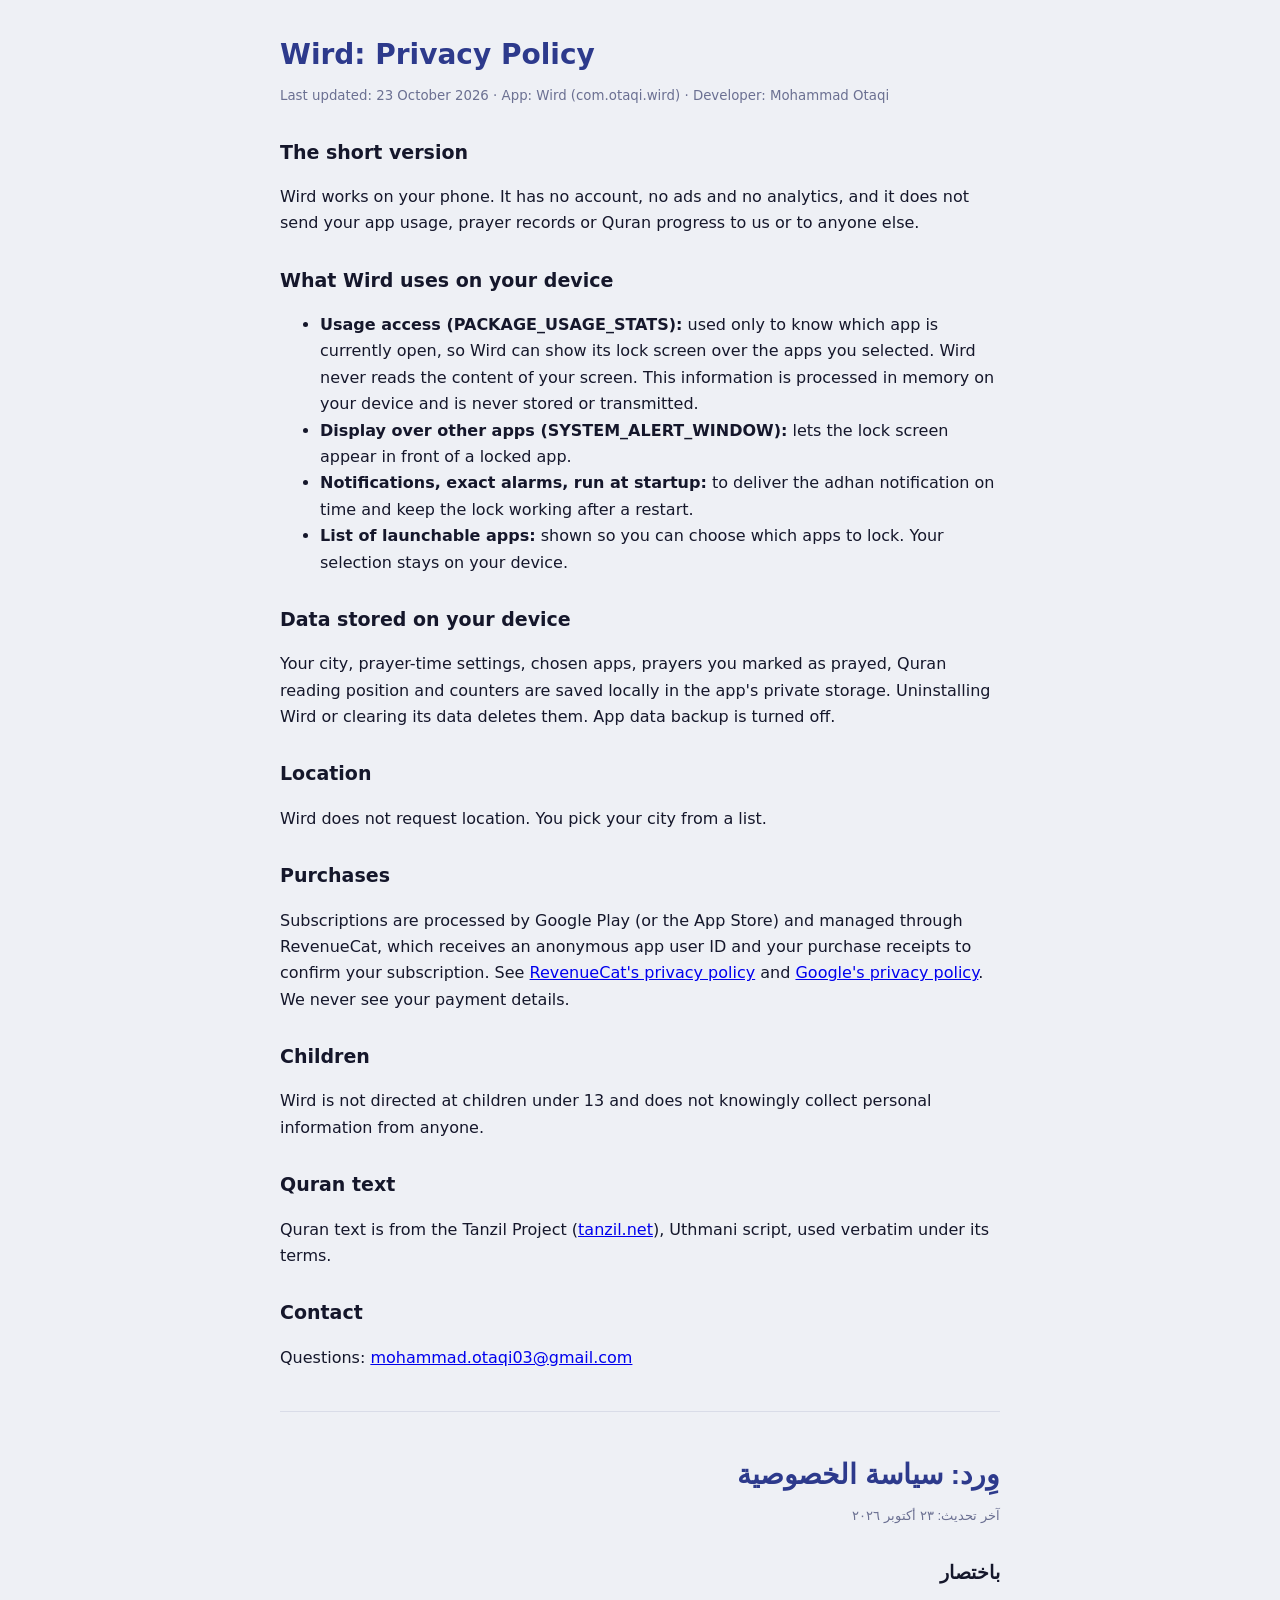
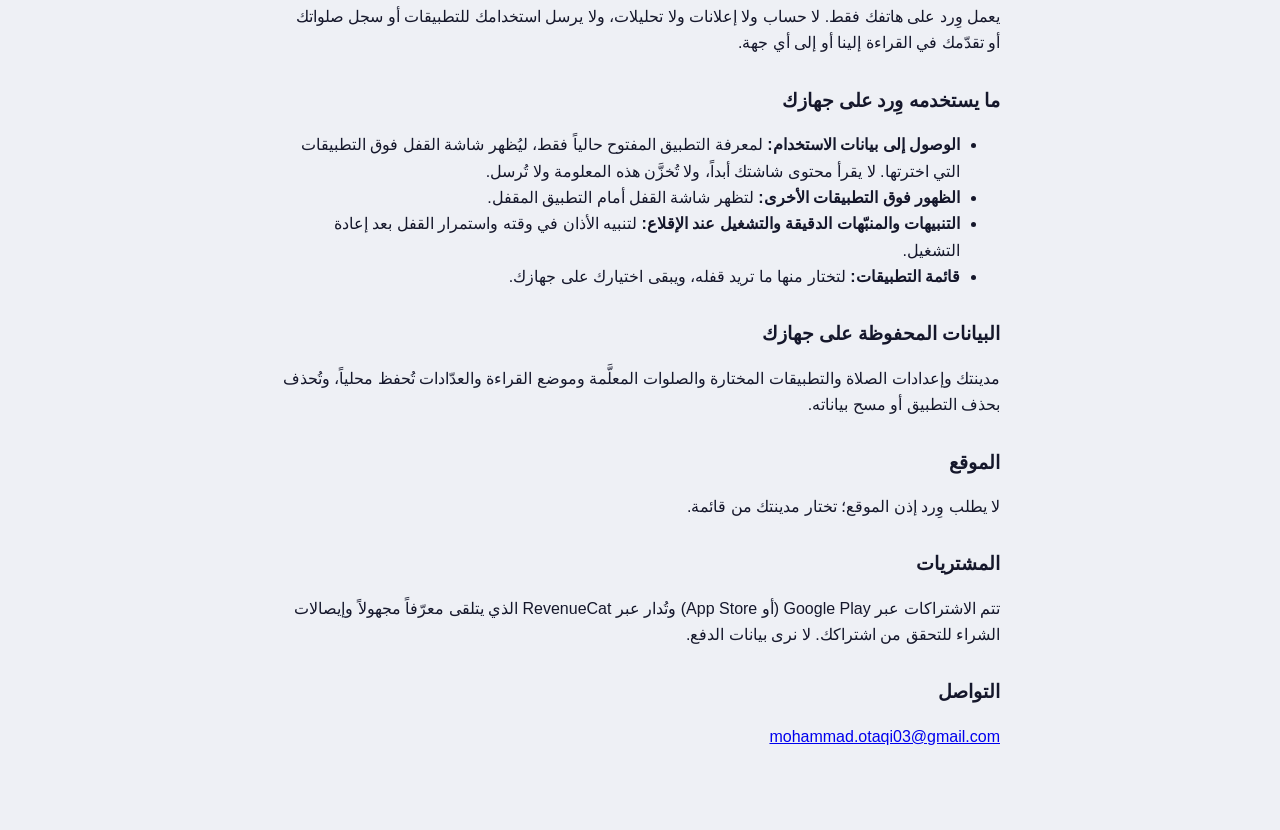
<file: wird/privacy.html>
<!doctype html>
<html lang="en">
<head>
<meta charset="utf-8">
<meta name="viewport" content="width=device-width, initial-scale=1">
<title>Wird: Privacy Policy</title>
<style>
  :root { --ink:#15172B; --lapis:#2D3A8C; --plaster:#EEF0F5; --mute:#6B7092; }
  body { margin:0; background:var(--plaster); color:var(--ink); font:16px/1.65 system-ui, "Segoe UI", Tahoma, sans-serif; }
  main { max-width:720px; margin:0 auto; padding:32px 16px 64px; }
  h1 { color:var(--lapis); font-size:28px; margin:0 0 4px; }
  h2 { font-size:19px; margin:28px 0 6px; }
  p, li { color:var(--ink); }
  small { color:var(--mute); }
  section[dir=rtl] { font-family: Tahoma, "Segoe UI", sans-serif; }
  hr { border:0; border-top:1px solid #D9DCE8; margin:40px 0; }
</style>
</head>
<body>
<main>
<section>
<h1>Wird: Privacy Policy</h1>
<small>Last updated: 23 October 2026 · App: Wird (com.otaqi.wird) · Developer: Mohammad Otaqi</small>

<h2>The short version</h2>
<p>Wird works on your phone. It has no account, no ads and no analytics, and it does not send your app usage, prayer records or Quran progress to us or to anyone else.</p>

<h2>What Wird uses on your device</h2>
<ul>
  <li><b>Usage access (PACKAGE_USAGE_STATS):</b> used only to know which app is currently open, so Wird can show its lock screen over the apps you selected. Wird never reads the content of your screen. This information is processed in memory on your device and is never stored or transmitted.</li>
  <li><b>Display over other apps (SYSTEM_ALERT_WINDOW):</b> lets the lock screen appear in front of a locked app.</li>
  <li><b>Notifications, exact alarms, run at startup:</b> to deliver the adhan notification on time and keep the lock working after a restart.</li>
  <li><b>List of launchable apps:</b> shown so you can choose which apps to lock. Your selection stays on your device.</li>
</ul>

<h2>Data stored on your device</h2>
<p>Your city, prayer-time settings, chosen apps, prayers you marked as prayed, Quran reading position and counters are saved locally in the app's private storage. Uninstalling Wird or clearing its data deletes them. App data backup is turned off.</p>

<h2>Location</h2>
<p>Wird does not request location. You pick your city from a list.</p>

<h2>Purchases</h2>
<p>Subscriptions are processed by Google Play (or the App Store) and managed through RevenueCat, which receives an anonymous app user ID and your purchase receipts to confirm your subscription. See <a href="https://www.revenuecat.com/privacy">RevenueCat's privacy policy</a> and <a href="https://policies.google.com/privacy">Google's privacy policy</a>. We never see your payment details.</p>

<h2>Children</h2>
<p>Wird is not directed at children under 13 and does not knowingly collect personal information from anyone.</p>

<h2>Quran text</h2>
<p>Quran text is from the Tanzil Project (<a href="https://tanzil.net">tanzil.net</a>), Uthmani script, used verbatim under its terms.</p>

<h2>Contact</h2>
<p>Questions: <a href="mailto:mohammad.otaqi03@gmail.com">mohammad.otaqi03@gmail.com</a></p>
</section>

<hr>

<section dir="rtl" lang="ar">
<h1>وِرد: سياسة الخصوصية</h1>
<small>آخر تحديث: ٢٣ أكتوبر ٢٠٢٦</small>

<h2>باختصار</h2>
<p>يعمل وِرد على هاتفك فقط. لا حساب ولا إعلانات ولا تحليلات، ولا يرسل استخدامك للتطبيقات أو سجل صلواتك أو تقدّمك في القراءة إلينا أو إلى أي جهة.</p>

<h2>ما يستخدمه وِرد على جهازك</h2>
<ul>
  <li><b>الوصول إلى بيانات الاستخدام:</b> لمعرفة التطبيق المفتوح حالياً فقط، ليُظهر شاشة القفل فوق التطبيقات التي اخترتها. لا يقرأ محتوى شاشتك أبداً، ولا تُخزَّن هذه المعلومة ولا تُرسل.</li>
  <li><b>الظهور فوق التطبيقات الأخرى:</b> لتظهر شاشة القفل أمام التطبيق المقفل.</li>
  <li><b>التنبيهات والمنبّهات الدقيقة والتشغيل عند الإقلاع:</b> لتنبيه الأذان في وقته واستمرار القفل بعد إعادة التشغيل.</li>
  <li><b>قائمة التطبيقات:</b> لتختار منها ما تريد قفله، ويبقى اختيارك على جهازك.</li>
</ul>

<h2>البيانات المحفوظة على جهازك</h2>
<p>مدينتك وإعدادات الصلاة والتطبيقات المختارة والصلوات المعلَّمة وموضع القراءة والعدّادات تُحفظ محلياً، وتُحذف بحذف التطبيق أو مسح بياناته.</p>

<h2>الموقع</h2>
<p>لا يطلب وِرد إذن الموقع؛ تختار مدينتك من قائمة.</p>

<h2>المشتريات</h2>
<p>تتم الاشتراكات عبر Google Play (أو App Store) وتُدار عبر RevenueCat الذي يتلقى معرّفاً مجهولاً وإيصالات الشراء للتحقق من اشتراكك. لا نرى بيانات الدفع.</p>

<h2>التواصل</h2>
<p><a href="mailto:mohammad.otaqi03@gmail.com">mohammad.otaqi03@gmail.com</a></p>
</section>
</main>
</body>
</html>
</file>
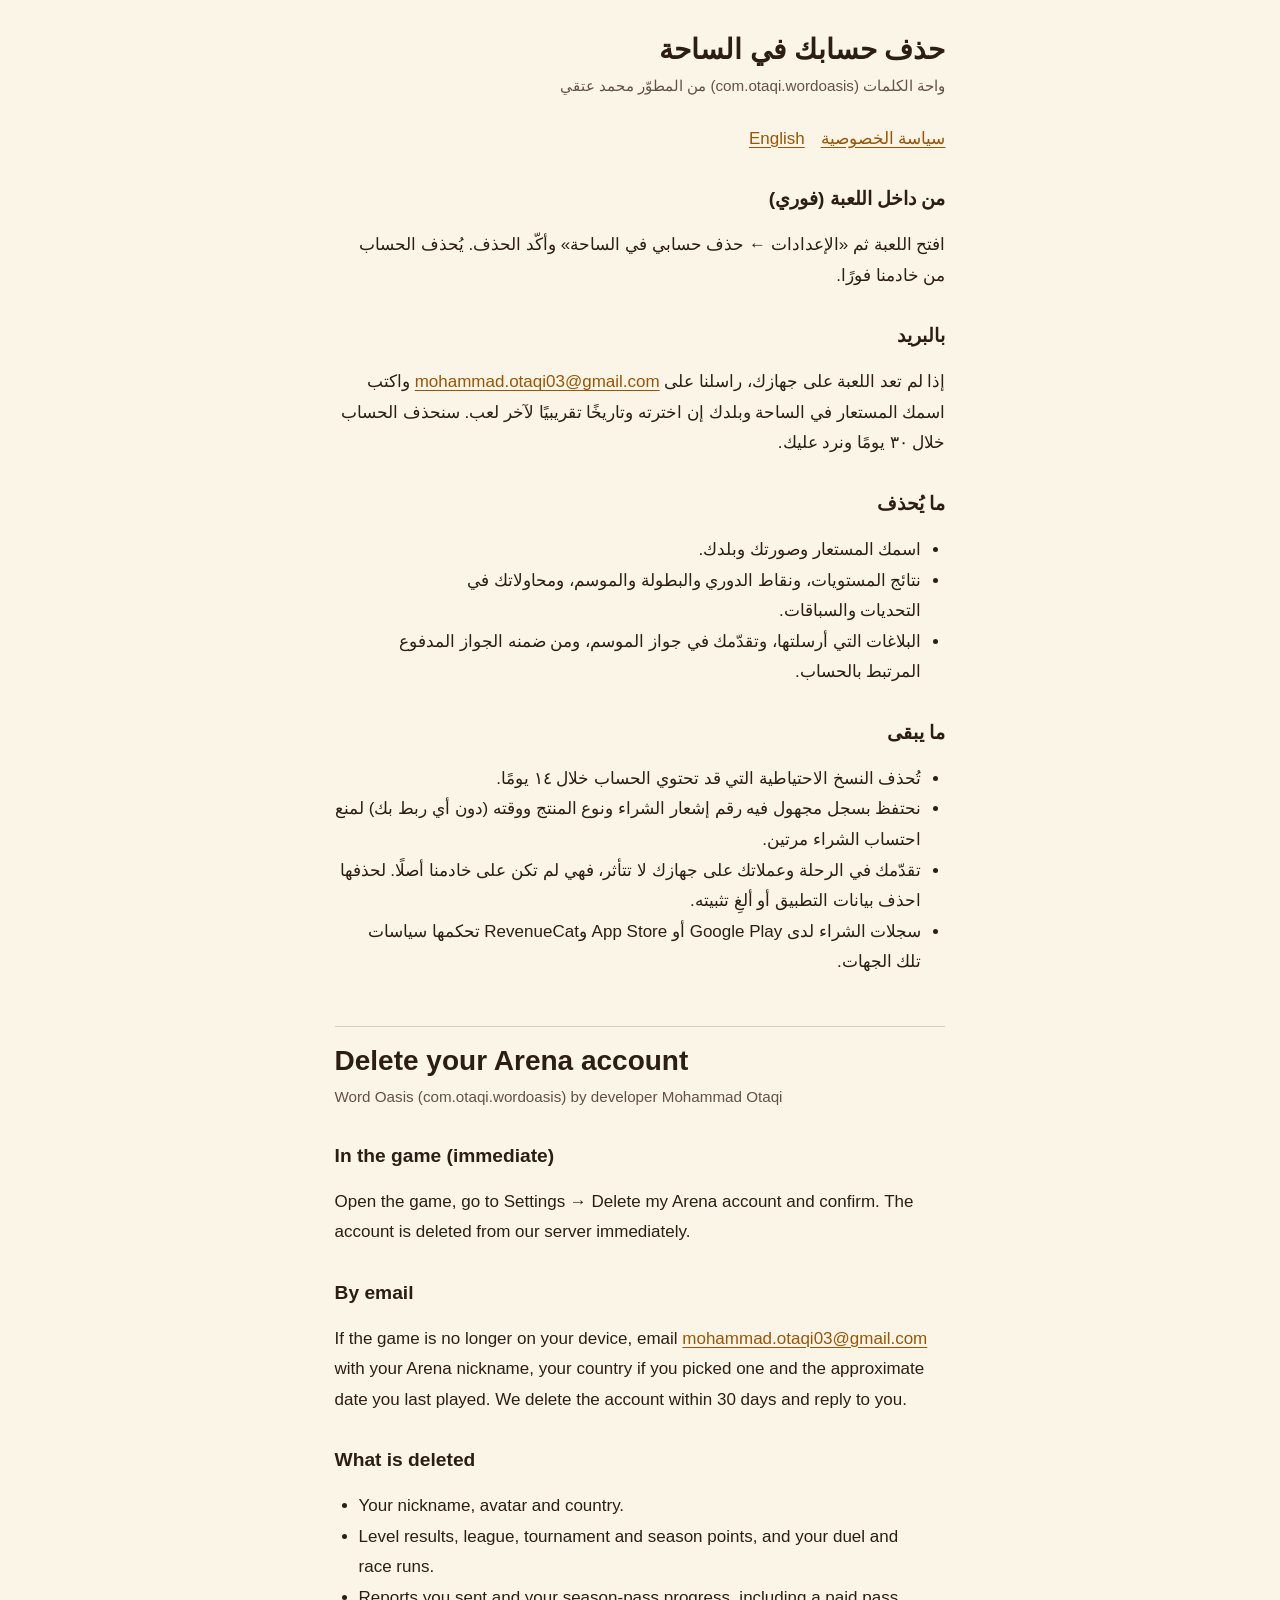
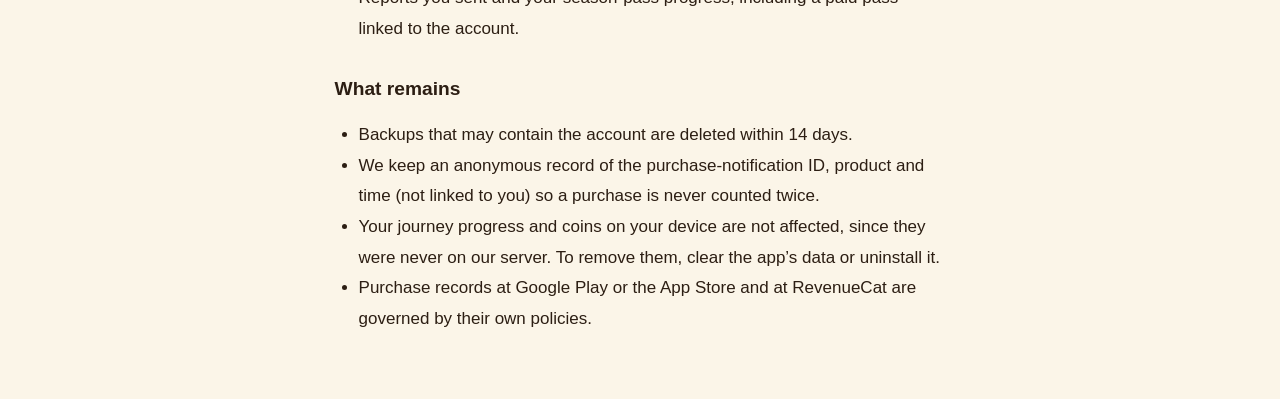
<file: word-oasis/delete-account.html>
<!doctype html>
<html lang="ar" dir="rtl">
<head>
<meta charset="utf-8">
<meta name="viewport" content="width=device-width, initial-scale=1">
<title>حذف حسابك في الساحة | واحة الكلمات</title>
<meta name="description" content="كيف تحذف حسابك في ساحة لعبة واحة الكلمات والبيانات المرتبطة به، من داخل اللعبة أو بالبريد.">
<link rel="stylesheet" href="site.css">
</head>
<body>
<main class="doc">
<article lang="ar">
<header>
<h1>حذف حسابك في الساحة</h1>
<p class="updated">واحة الكلمات (com.otaqi.wordoasis) من المطوّر محمد عتقي</p>
<nav><a href="privacy.html">سياسة الخصوصية</a><a href="#en">English</a></nav>
</header>
<section>
<h2>من داخل اللعبة (فوري)</h2>
<p>افتح اللعبة ثم «الإعدادات ← حذف حسابي في الساحة» وأكّد الحذف. يُحذف الحساب من خادمنا فورًا.</p>
</section>
<section>
<h2>بالبريد</h2>
<p>إذا لم تعد اللعبة على جهازك، راسلنا على <a href="mailto:mohammad.otaqi03@gmail.com?subject=Word%20Oasis%20account%20deletion">mohammad.otaqi03@gmail.com</a> واكتب اسمك المستعار في الساحة وبلدك إن اخترته وتاريخًا تقريبيًا لآخر لعب. سنحذف الحساب خلال ٣٠ يومًا ونرد عليك.</p>
</section>
<section>
<h2>ما يُحذف</h2>
<ul>
<li>اسمك المستعار وصورتك وبلدك.</li>
<li>نتائج المستويات، ونقاط الدوري والبطولة والموسم، ومحاولاتك في التحديات والسباقات.</li>
<li>البلاغات التي أرسلتها، وتقدّمك في جواز الموسم، ومن ضمنه الجواز المدفوع المرتبط بالحساب.</li>
</ul>
</section>
<section>
<h2>ما يبقى</h2>
<ul>
<li>تُحذف النسخ الاحتياطية التي قد تحتوي الحساب خلال ١٤ يومًا.</li>
<li>نحتفظ بسجل مجهول فيه رقم إشعار الشراء ونوع المنتج ووقته (دون أي ربط بك) لمنع احتساب الشراء مرتين.</li>
<li>تقدّمك في الرحلة وعملاتك على جهازك لا تتأثر، فهي لم تكن على خادمنا أصلًا. لحذفها احذف بيانات التطبيق أو ألغِ تثبيته.</li>
<li>سجلات الشراء لدى Google Play أو App Store وRevenueCat تحكمها سياسات تلك الجهات.</li>
</ul>
</section>
</article>
<article lang="en" id="en">
<header>
<h1>Delete your Arena account</h1>
<p class="updated">Word Oasis (com.otaqi.wordoasis) by developer Mohammad Otaqi</p>
</header>
<section>
<h2>In the game (immediate)</h2>
<p>Open the game, go to Settings → Delete my Arena account and confirm. The account is deleted from our server immediately.</p>
</section>
<section>
<h2>By email</h2>
<p>If the game is no longer on your device, email <a href="mailto:mohammad.otaqi03@gmail.com?subject=Word%20Oasis%20account%20deletion">mohammad.otaqi03@gmail.com</a> with your Arena nickname, your country if you picked one and the approximate date you last played. We delete the account within 30 days and reply to you.</p>
</section>
<section>
<h2>What is deleted</h2>
<ul>
<li>Your nickname, avatar and country.</li>
<li>Level results, league, tournament and season points, and your duel and race runs.</li>
<li>Reports you sent and your season-pass progress, including a paid pass linked to the account.</li>
</ul>
</section>
<section>
<h2>What remains</h2>
<ul>
<li>Backups that may contain the account are deleted within 14 days.</li>
<li>We keep an anonymous record of the purchase-notification ID, product and time (not linked to you) so a purchase is never counted twice.</li>
<li>Your journey progress and coins on your device are not affected, since they were never on our server. To remove them, clear the app’s data or uninstall it.</li>
<li>Purchase records at Google Play or the App Store and at RevenueCat are governed by their own policies.</li>
</ul>
</section>
</article>
</main>
</body>
</html>
</file>
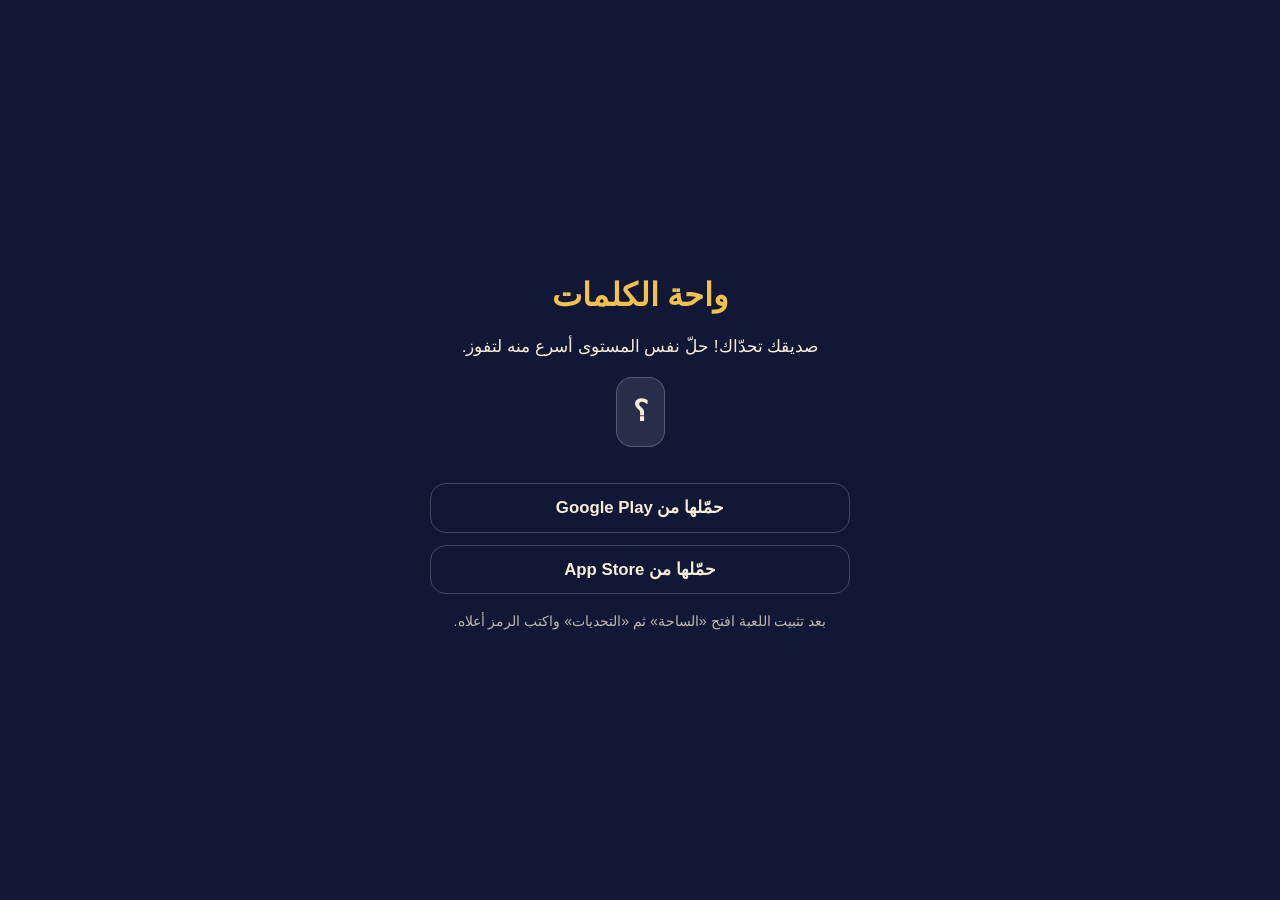
<file: word-oasis/duel.html>
<!doctype html>
<html lang="ar" dir="rtl">
<head>
  <meta charset="utf-8">
  <meta name="viewport" content="width=device-width, initial-scale=1">
  <title>تحدٍّ في واحة الكلمات</title>
  <meta name="description" content="صديقك تحدّاك في لعبة واحة الكلمات. حلّ المستوى أسرع منه!">
  <meta property="og:title" content="تحدٍّ في واحة الكلمات">
  <meta property="og:description" content="صديقك تحدّاك. حلّ المستوى أسرع منه!">
  <link rel="stylesheet" href="site.css">
</head>
<body class="share">
<main>
  <h1>واحة الكلمات</h1>
  <p>صديقك تحدّاك! حلّ نفس المستوى أسرع منه لتفوز.</p>
  <div class="code" id="code">؟</div>
  <a class="btn btn-open" id="open" href="#">افتح التحدي في اللعبة</a>
  <a class="btn btn-store" href="https://play.google.com/store/apps/details?id=com.otaqi.wordoasis">حمّلها من Google Play</a>
  <a class="btn btn-store" href="https://apps.apple.com/app/id6824796517">حمّلها من App Store</a>
  <small>بعد تثبيت اللعبة افتح «الساحة» ثم «التحديات» واكتب الرمز أعلاه.</small>
</main>
<script>
  // Only the 8-character share alphabet is accepted, so nothing from the URL reaches the page unchecked.
  var c = (new URLSearchParams(location.search).get('c') || '').toUpperCase();
  if (/^[A-Z2-9]{8}$/.test(c)) {
    document.getElementById('code').textContent = c;
    var app = 'wordoasis://duel/' + c;
    document.getElementById('open').href = app;
    location.href = app; // opens the game if installed; otherwise the page stays with the store links
  } else {
    document.getElementById('open').style.display = 'none';
  }
</script>
</body>
</html>
</file>
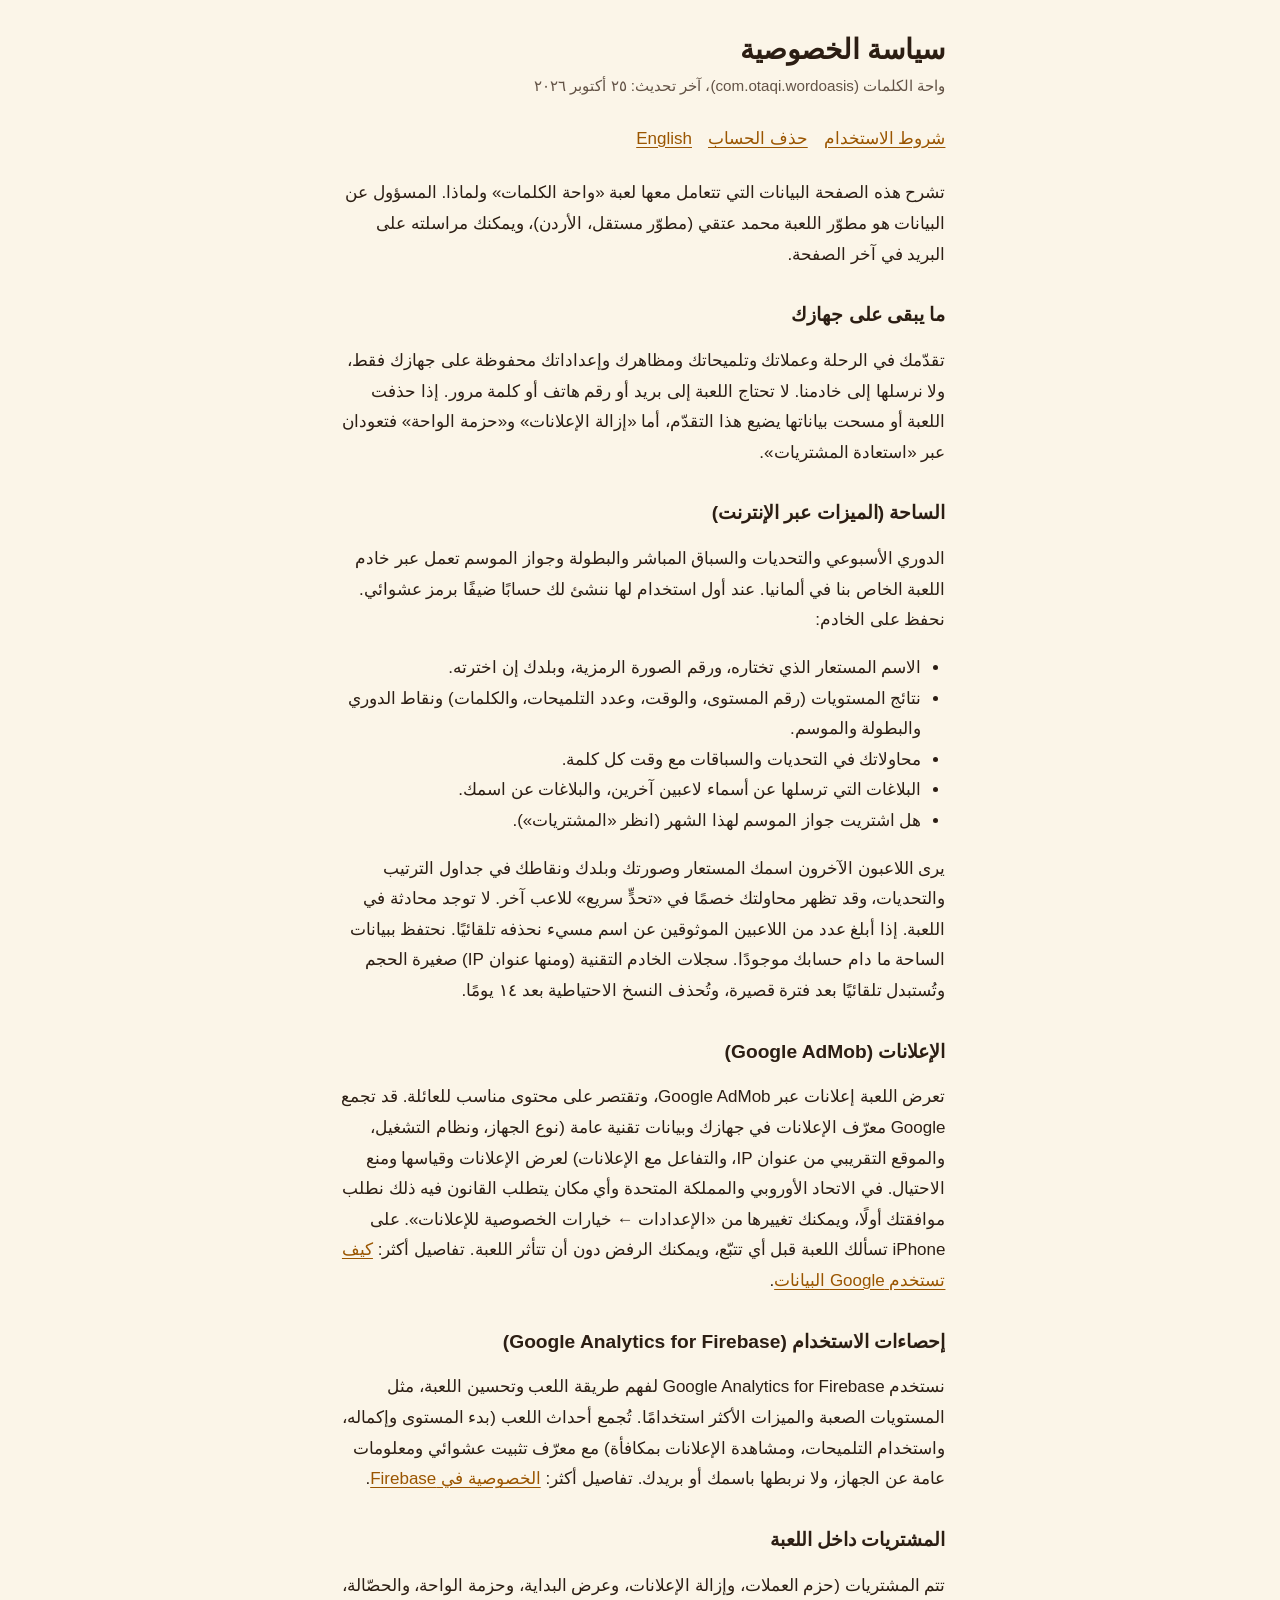
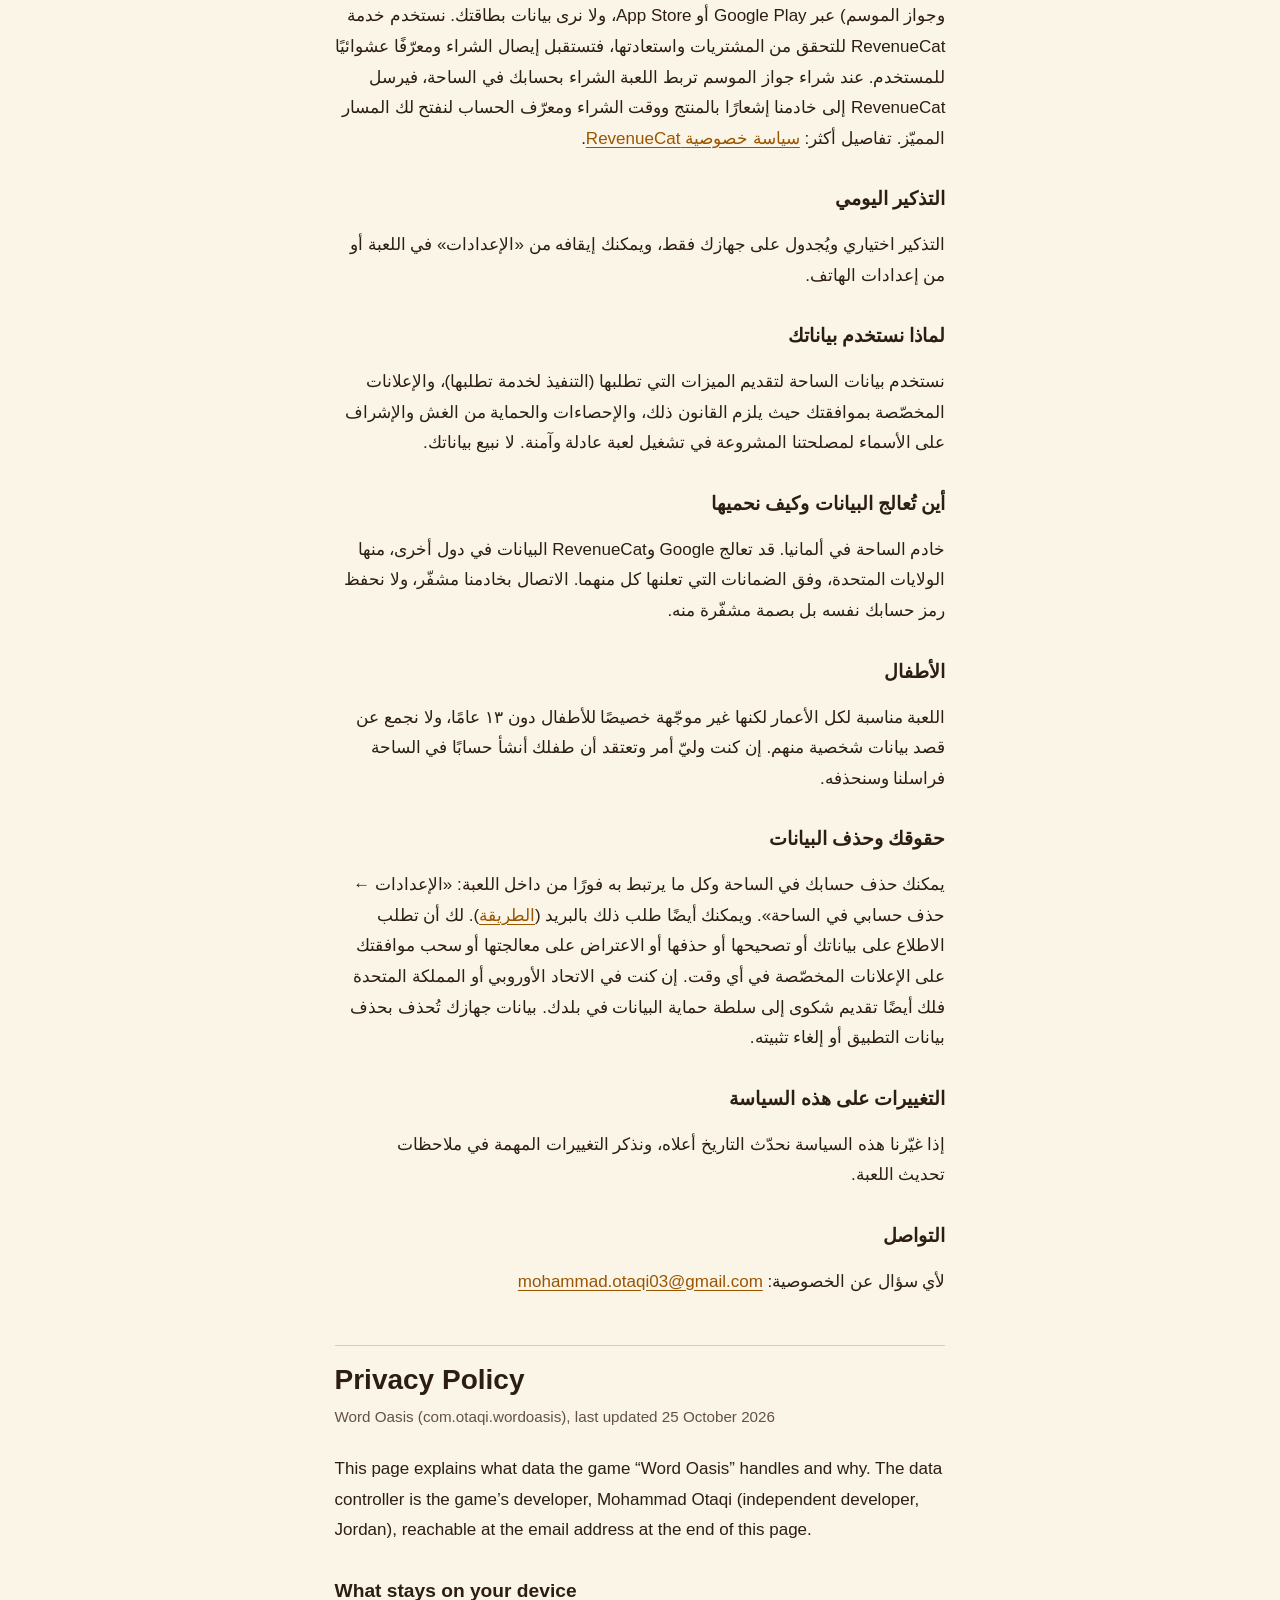
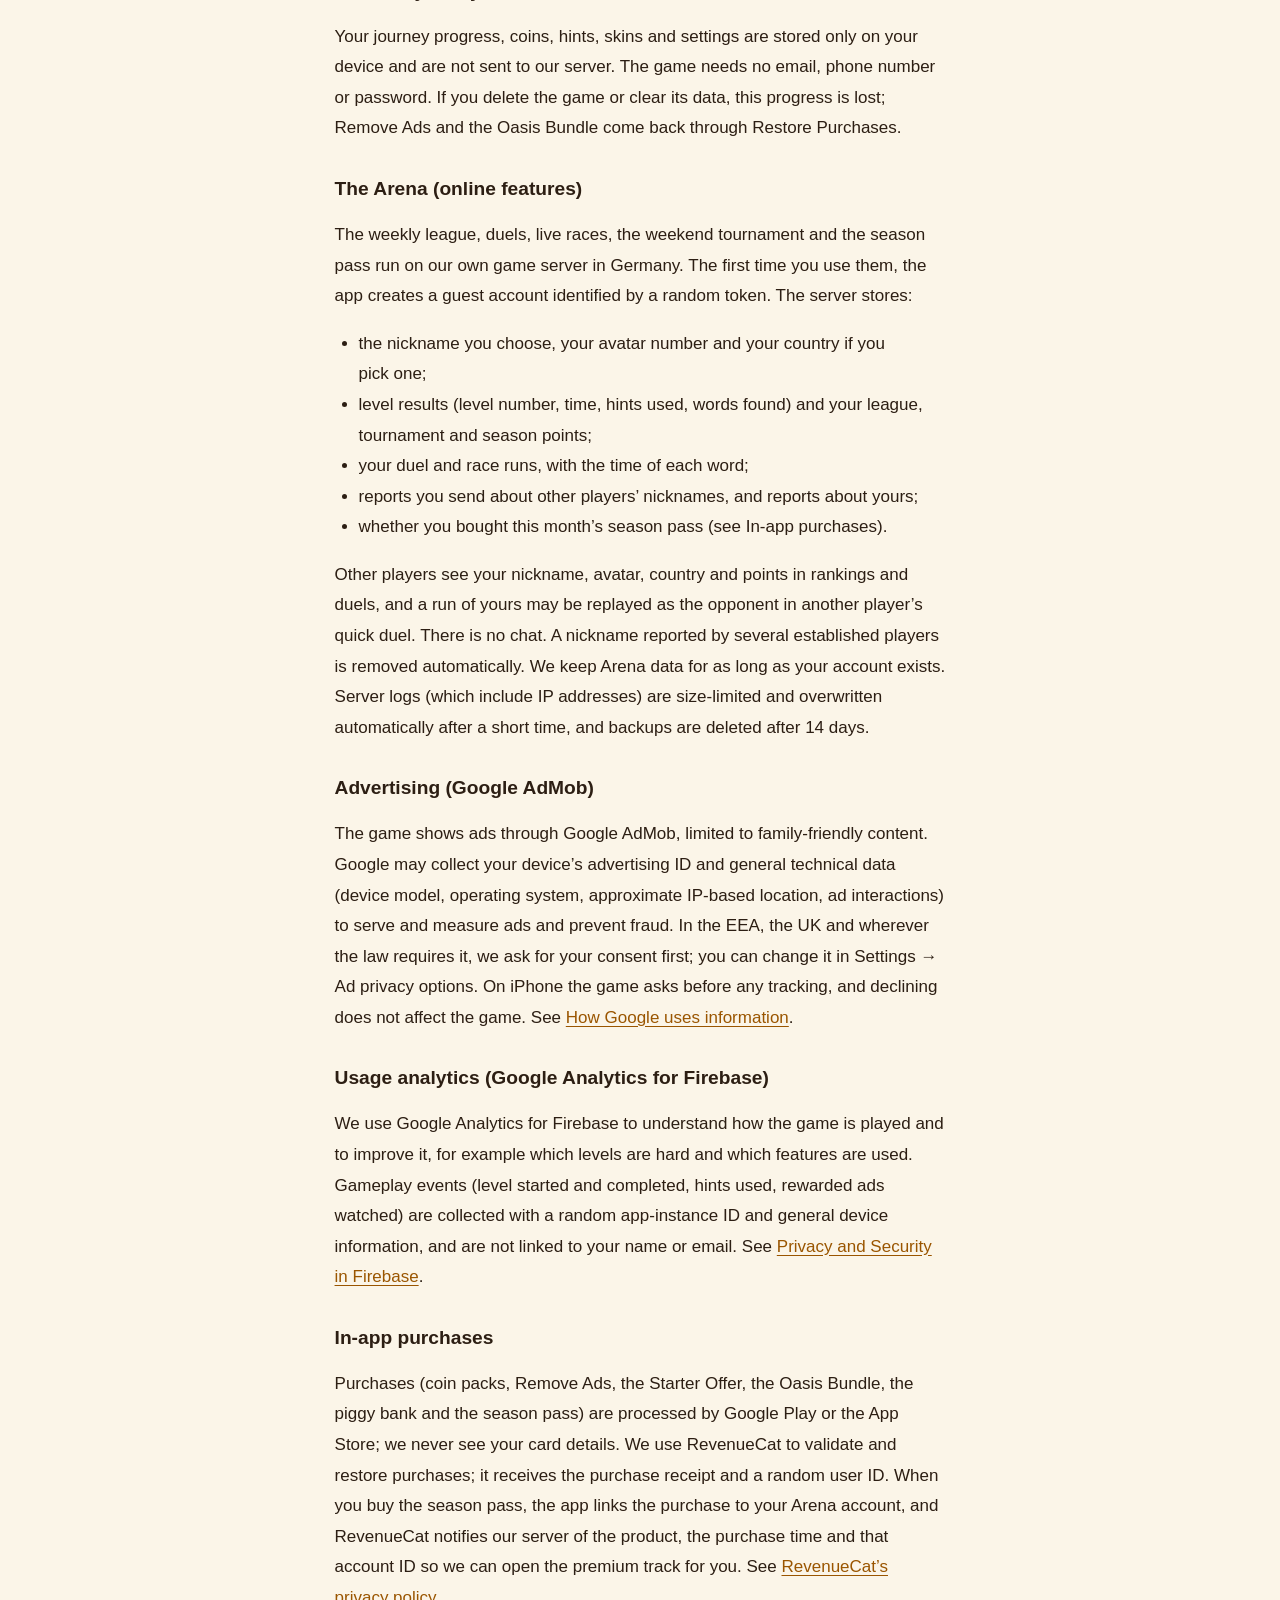
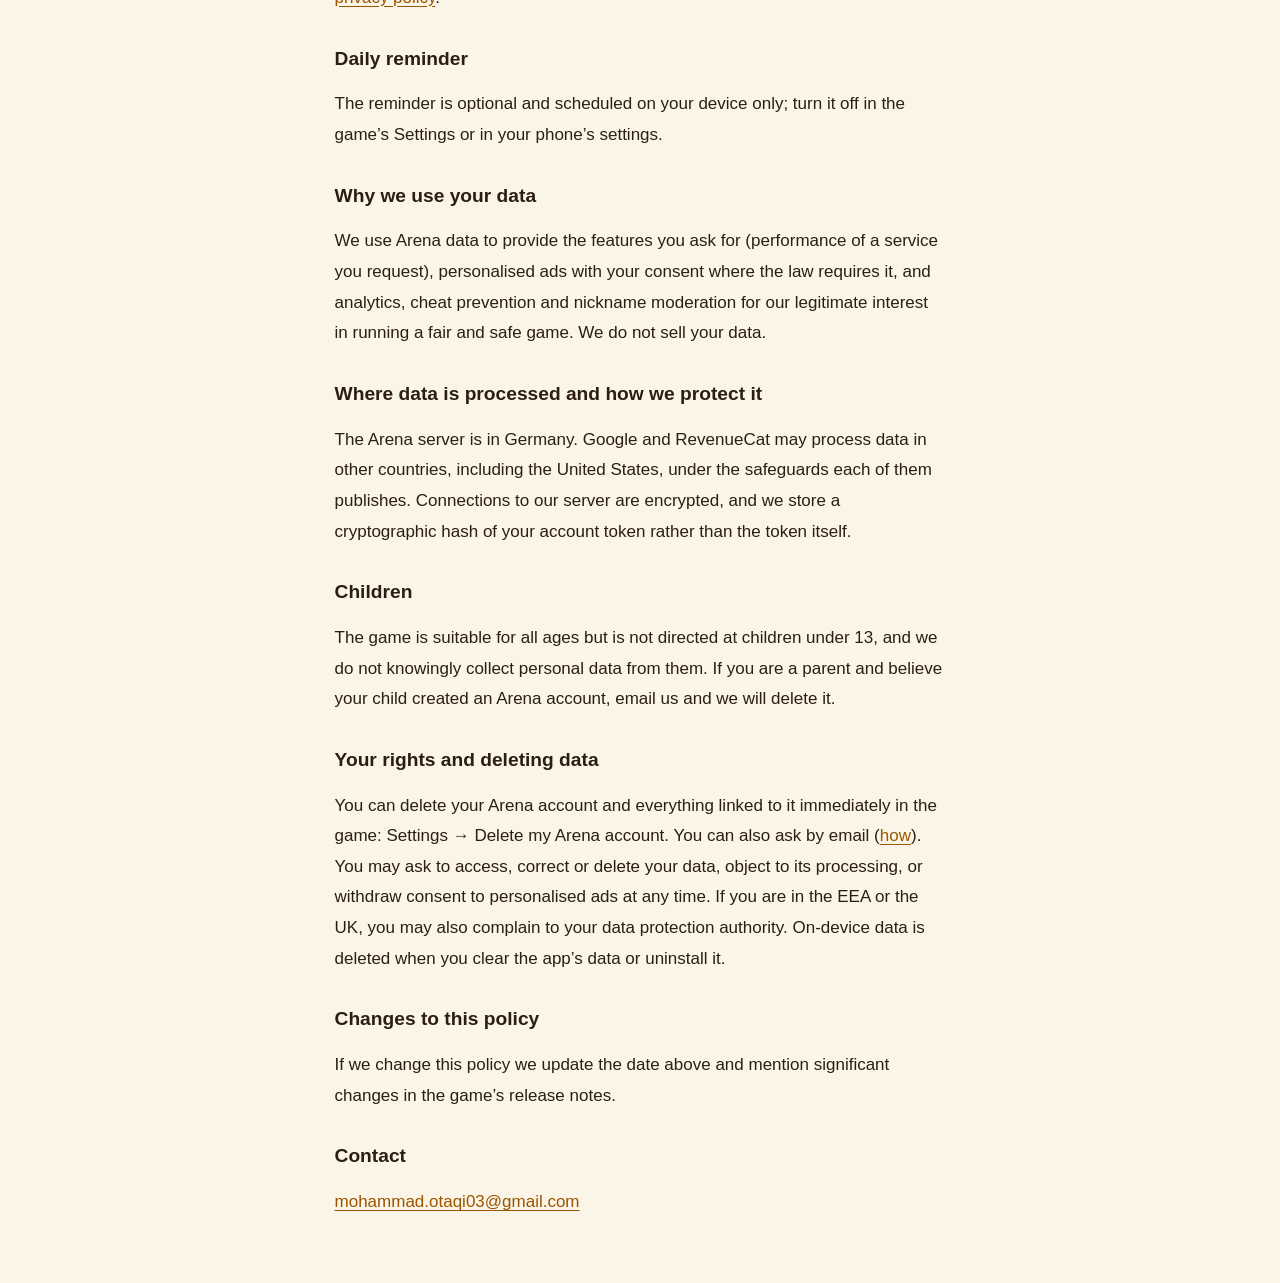
<file: word-oasis/privacy.html>
<!doctype html>
<html lang="ar" dir="rtl">
<head>
<meta charset="utf-8">
<meta name="viewport" content="width=device-width, initial-scale=1">
<title>سياسة الخصوصية | واحة الكلمات</title>
<meta name="description" content="كيف تتعامل لعبة واحة الكلمات مع بياناتك: ما يبقى على جهازك، وما يحفظه خادم الساحة، والإعلانات والمشتريات، وكيف تحذف حسابك.">
<link rel="stylesheet" href="site.css">
</head>
<body>
<main class="doc">
<article lang="ar">
<header>
<h1>سياسة الخصوصية</h1>
<p class="updated">واحة الكلمات (com.otaqi.wordoasis)، آخر تحديث: ٢٥ أكتوبر ٢٠٢٦</p>
<nav><a href="terms.html">شروط الاستخدام</a><a href="delete-account.html">حذف الحساب</a><a href="#en">English</a></nav>

<p>تشرح هذه الصفحة البيانات التي تتعامل معها لعبة «واحة الكلمات» ولماذا. المسؤول عن البيانات هو مطوّر اللعبة محمد عتقي (مطوّر مستقل، الأردن)، ويمكنك مراسلته على البريد في آخر الصفحة.</p>
</header>
<section>
<h2>ما يبقى على جهازك</h2>
<p>تقدّمك في الرحلة وعملاتك وتلميحاتك ومظاهرك وإعداداتك محفوظة على جهازك فقط، ولا نرسلها إلى خادمنا. لا تحتاج اللعبة إلى بريد أو رقم هاتف أو كلمة مرور. إذا حذفت اللعبة أو مسحت بياناتها يضيع هذا التقدّم، أما «إزالة الإعلانات» و«حزمة الواحة» فتعودان عبر «استعادة المشتريات».</p>
</section>
<section>
<h2>الساحة (الميزات عبر الإنترنت)</h2>
<p>الدوري الأسبوعي والتحديات والسباق المباشر والبطولة وجواز الموسم تعمل عبر خادم اللعبة الخاص بنا في ألمانيا. عند أول استخدام لها ننشئ لك حسابًا ضيفًا برمز عشوائي. نحفظ على الخادم:</p>
<ul>
<li>الاسم المستعار الذي تختاره، ورقم الصورة الرمزية، وبلدك إن اخترته.</li>
<li>نتائج المستويات (رقم المستوى، والوقت، وعدد التلميحات، والكلمات) ونقاط الدوري والبطولة والموسم.</li>
<li>محاولاتك في التحديات والسباقات مع وقت كل كلمة.</li>
<li>البلاغات التي ترسلها عن أسماء لاعبين آخرين، والبلاغات عن اسمك.</li>
<li>هل اشتريت جواز الموسم لهذا الشهر (انظر «المشتريات»).</li>
</ul>
<p>يرى اللاعبون الآخرون اسمك المستعار وصورتك وبلدك ونقاطك في جداول الترتيب والتحديات، وقد تظهر محاولتك خصمًا في «تحدٍّ سريع» للاعب آخر. لا توجد محادثة في اللعبة. إذا أبلغ عدد من اللاعبين الموثوقين عن اسم مسيء نحذفه تلقائيًا. نحتفظ ببيانات الساحة ما دام حسابك موجودًا. سجلات الخادم التقنية (ومنها عنوان IP) صغيرة الحجم وتُستبدل تلقائيًا بعد فترة قصيرة، وتُحذف النسخ الاحتياطية بعد ١٤ يومًا.</p>
</section>
<section>
<h2>الإعلانات (Google AdMob)</h2>
<p>تعرض اللعبة إعلانات عبر Google AdMob، وتقتصر على محتوى مناسب للعائلة. قد تجمع Google معرّف الإعلانات في جهازك وبيانات تقنية عامة (نوع الجهاز، ونظام التشغيل، والموقع التقريبي من عنوان IP، والتفاعل مع الإعلانات) لعرض الإعلانات وقياسها ومنع الاحتيال. في الاتحاد الأوروبي والمملكة المتحدة وأي مكان يتطلب القانون فيه ذلك نطلب موافقتك أولًا، ويمكنك تغييرها من «الإعدادات ← خيارات الخصوصية للإعلانات». على iPhone تسألك اللعبة قبل أي تتبّع، ويمكنك الرفض دون أن تتأثر اللعبة. تفاصيل أكثر: <a href="https://policies.google.com/technologies/partner-sites">كيف تستخدم Google البيانات</a>.</p>
</section>
<section>
<h2>إحصاءات الاستخدام (Google Analytics for Firebase)</h2>
<p>نستخدم Google Analytics for Firebase لفهم طريقة اللعب وتحسين اللعبة، مثل المستويات الصعبة والميزات الأكثر استخدامًا. تُجمع أحداث اللعب (بدء المستوى وإكماله، واستخدام التلميحات، ومشاهدة الإعلانات بمكافأة) مع معرّف تثبيت عشوائي ومعلومات عامة عن الجهاز، ولا نربطها باسمك أو بريدك. تفاصيل أكثر: <a href="https://firebase.google.com/support/privacy">الخصوصية في Firebase</a>.</p>
</section>
<section>
<h2>المشتريات داخل اللعبة</h2>
<p>تتم المشتريات (حزم العملات، وإزالة الإعلانات، وعرض البداية، وحزمة الواحة، والحصّالة، وجواز الموسم) عبر Google Play أو App Store، ولا نرى بيانات بطاقتك. نستخدم خدمة RevenueCat للتحقق من المشتريات واستعادتها، فتستقبل إيصال الشراء ومعرّفًا عشوائيًا للمستخدم. عند شراء جواز الموسم تربط اللعبة الشراء بحسابك في الساحة، فيرسل RevenueCat إلى خادمنا إشعارًا بالمنتج ووقت الشراء ومعرّف الحساب لنفتح لك المسار المميّز. تفاصيل أكثر: <a href="https://www.revenuecat.com/privacy">سياسة خصوصية RevenueCat</a>.</p>
</section>
<section>
<h2>التذكير اليومي</h2>
<p>التذكير اختياري ويُجدول على جهازك فقط، ويمكنك إيقافه من «الإعدادات» في اللعبة أو من إعدادات الهاتف.</p>
</section>
<section>
<h2>لماذا نستخدم بياناتك</h2>
<p>نستخدم بيانات الساحة لتقديم الميزات التي تطلبها (التنفيذ لخدمة تطلبها)، والإعلانات المخصّصة بموافقتك حيث يلزم القانون ذلك، والإحصاءات والحماية من الغش والإشراف على الأسماء لمصلحتنا المشروعة في تشغيل لعبة عادلة وآمنة. لا نبيع بياناتك.</p>
</section>
<section>
<h2>أين تُعالج البيانات وكيف نحميها</h2>
<p>خادم الساحة في ألمانيا. قد تعالج Google وRevenueCat البيانات في دول أخرى، منها الولايات المتحدة، وفق الضمانات التي تعلنها كل منهما. الاتصال بخادمنا مشفّر، ولا نحفظ رمز حسابك نفسه بل بصمة مشفّرة منه.</p>
</section>
<section>
<h2>الأطفال</h2>
<p>اللعبة مناسبة لكل الأعمار لكنها غير موجّهة خصيصًا للأطفال دون ١٣ عامًا، ولا نجمع عن قصد بيانات شخصية منهم. إن كنت وليّ أمر وتعتقد أن طفلك أنشأ حسابًا في الساحة فراسلنا وسنحذفه.</p>
</section>
<section>
<h2>حقوقك وحذف البيانات</h2>
<p>يمكنك حذف حسابك في الساحة وكل ما يرتبط به فورًا من داخل اللعبة: «الإعدادات ← حذف حسابي في الساحة». ويمكنك أيضًا طلب ذلك بالبريد (<a href="delete-account.html">الطريقة</a>). لك أن تطلب الاطلاع على بياناتك أو تصحيحها أو حذفها أو الاعتراض على معالجتها أو سحب موافقتك على الإعلانات المخصّصة في أي وقت. إن كنت في الاتحاد الأوروبي أو المملكة المتحدة فلك أيضًا تقديم شكوى إلى سلطة حماية البيانات في بلدك. بيانات جهازك تُحذف بحذف بيانات التطبيق أو إلغاء تثبيته.</p>
</section>
<section>
<h2>التغييرات على هذه السياسة</h2>
<p>إذا غيّرنا هذه السياسة نحدّث التاريخ أعلاه، ونذكر التغييرات المهمة في ملاحظات تحديث اللعبة.</p>
</section>
<section>
<h2>التواصل</h2>
<p>لأي سؤال عن الخصوصية: <a href="mailto:mohammad.otaqi03@gmail.com">mohammad.otaqi03@gmail.com</a></p>
</section>
</article>
<article lang="en" id="en">
<header>
<h1>Privacy Policy</h1>
<p class="updated">Word Oasis (com.otaqi.wordoasis), last updated 25 October 2026</p>
<p>This page explains what data the game “Word Oasis” handles and why. The data controller is the game’s developer, Mohammad Otaqi (independent developer, Jordan), reachable at the email address at the end of this page.</p>
</header>
<section>
<h2>What stays on your device</h2>
<p>Your journey progress, coins, hints, skins and settings are stored only on your device and are not sent to our server. The game needs no email, phone number or password. If you delete the game or clear its data, this progress is lost; Remove Ads and the Oasis Bundle come back through Restore Purchases.</p>
</section>
<section>
<h2>The Arena (online features)</h2>
<p>The weekly league, duels, live races, the weekend tournament and the season pass run on our own game server in Germany. The first time you use them, the app creates a guest account identified by a random token. The server stores:</p>
<ul>
<li>the nickname you choose, your avatar number and your country if you pick one;</li>
<li>level results (level number, time, hints used, words found) and your league, tournament and season points;</li>
<li>your duel and race runs, with the time of each word;</li>
<li>reports you send about other players’ nicknames, and reports about yours;</li>
<li>whether you bought this month’s season pass (see In-app purchases).</li>
</ul>
<p>Other players see your nickname, avatar, country and points in rankings and duels, and a run of yours may be replayed as the opponent in another player’s quick duel. There is no chat. A nickname reported by several established players is removed automatically. We keep Arena data for as long as your account exists. Server logs (which include IP addresses) are size-limited and overwritten automatically after a short time, and backups are deleted after 14 days.</p>
</section>
<section>
<h2>Advertising (Google AdMob)</h2>
<p>The game shows ads through Google AdMob, limited to family-friendly content. Google may collect your device’s advertising ID and general technical data (device model, operating system, approximate IP-based location, ad interactions) to serve and measure ads and prevent fraud. In the EEA, the UK and wherever the law requires it, we ask for your consent first; you can change it in Settings → Ad privacy options. On iPhone the game asks before any tracking, and declining does not affect the game. See <a href="https://policies.google.com/technologies/partner-sites">How Google uses information</a>.</p>
</section>
<section>
<h2>Usage analytics (Google Analytics for Firebase)</h2>
<p>We use Google Analytics for Firebase to understand how the game is played and to improve it, for example which levels are hard and which features are used. Gameplay events (level started and completed, hints used, rewarded ads watched) are collected with a random app-instance ID and general device information, and are not linked to your name or email. See <a href="https://firebase.google.com/support/privacy">Privacy and Security in Firebase</a>.</p>
</section>
<section>
<h2>In-app purchases</h2>
<p>Purchases (coin packs, Remove Ads, the Starter Offer, the Oasis Bundle, the piggy bank and the season pass) are processed by Google Play or the App Store; we never see your card details. We use RevenueCat to validate and restore purchases; it receives the purchase receipt and a random user ID. When you buy the season pass, the app links the purchase to your Arena account, and RevenueCat notifies our server of the product, the purchase time and that account ID so we can open the premium track for you. See <a href="https://www.revenuecat.com/privacy">RevenueCat’s privacy policy</a>.</p>
</section>
<section>
<h2>Daily reminder</h2>
<p>The reminder is optional and scheduled on your device only; turn it off in the game’s Settings or in your phone’s settings.</p>
</section>
<section>
<h2>Why we use your data</h2>
<p>We use Arena data to provide the features you ask for (performance of a service you request), personalised ads with your consent where the law requires it, and analytics, cheat prevention and nickname moderation for our legitimate interest in running a fair and safe game. We do not sell your data.</p>
</section>
<section>
<h2>Where data is processed and how we protect it</h2>
<p>The Arena server is in Germany. Google and RevenueCat may process data in other countries, including the United States, under the safeguards each of them publishes. Connections to our server are encrypted, and we store a cryptographic hash of your account token rather than the token itself.</p>
</section>
<section>
<h2>Children</h2>
<p>The game is suitable for all ages but is not directed at children under 13, and we do not knowingly collect personal data from them. If you are a parent and believe your child created an Arena account, email us and we will delete it.</p>
</section>
<section>
<h2>Your rights and deleting data</h2>
<p>You can delete your Arena account and everything linked to it immediately in the game: Settings → Delete my Arena account. You can also ask by email (<a href="delete-account.html">how</a>). You may ask to access, correct or delete your data, object to its processing, or withdraw consent to personalised ads at any time. If you are in the EEA or the UK, you may also complain to your data protection authority. On-device data is deleted when you clear the app’s data or uninstall it.</p>
</section>
<section>
<h2>Changes to this policy</h2>
<p>If we change this policy we update the date above and mention significant changes in the game’s release notes.</p>
</section>
<section>
<h2>Contact</h2>
<p><a href="mailto:mohammad.otaqi03@gmail.com">mohammad.otaqi03@gmail.com</a></p>
</section>
</article>
</main>
</body>
</html>
</file>
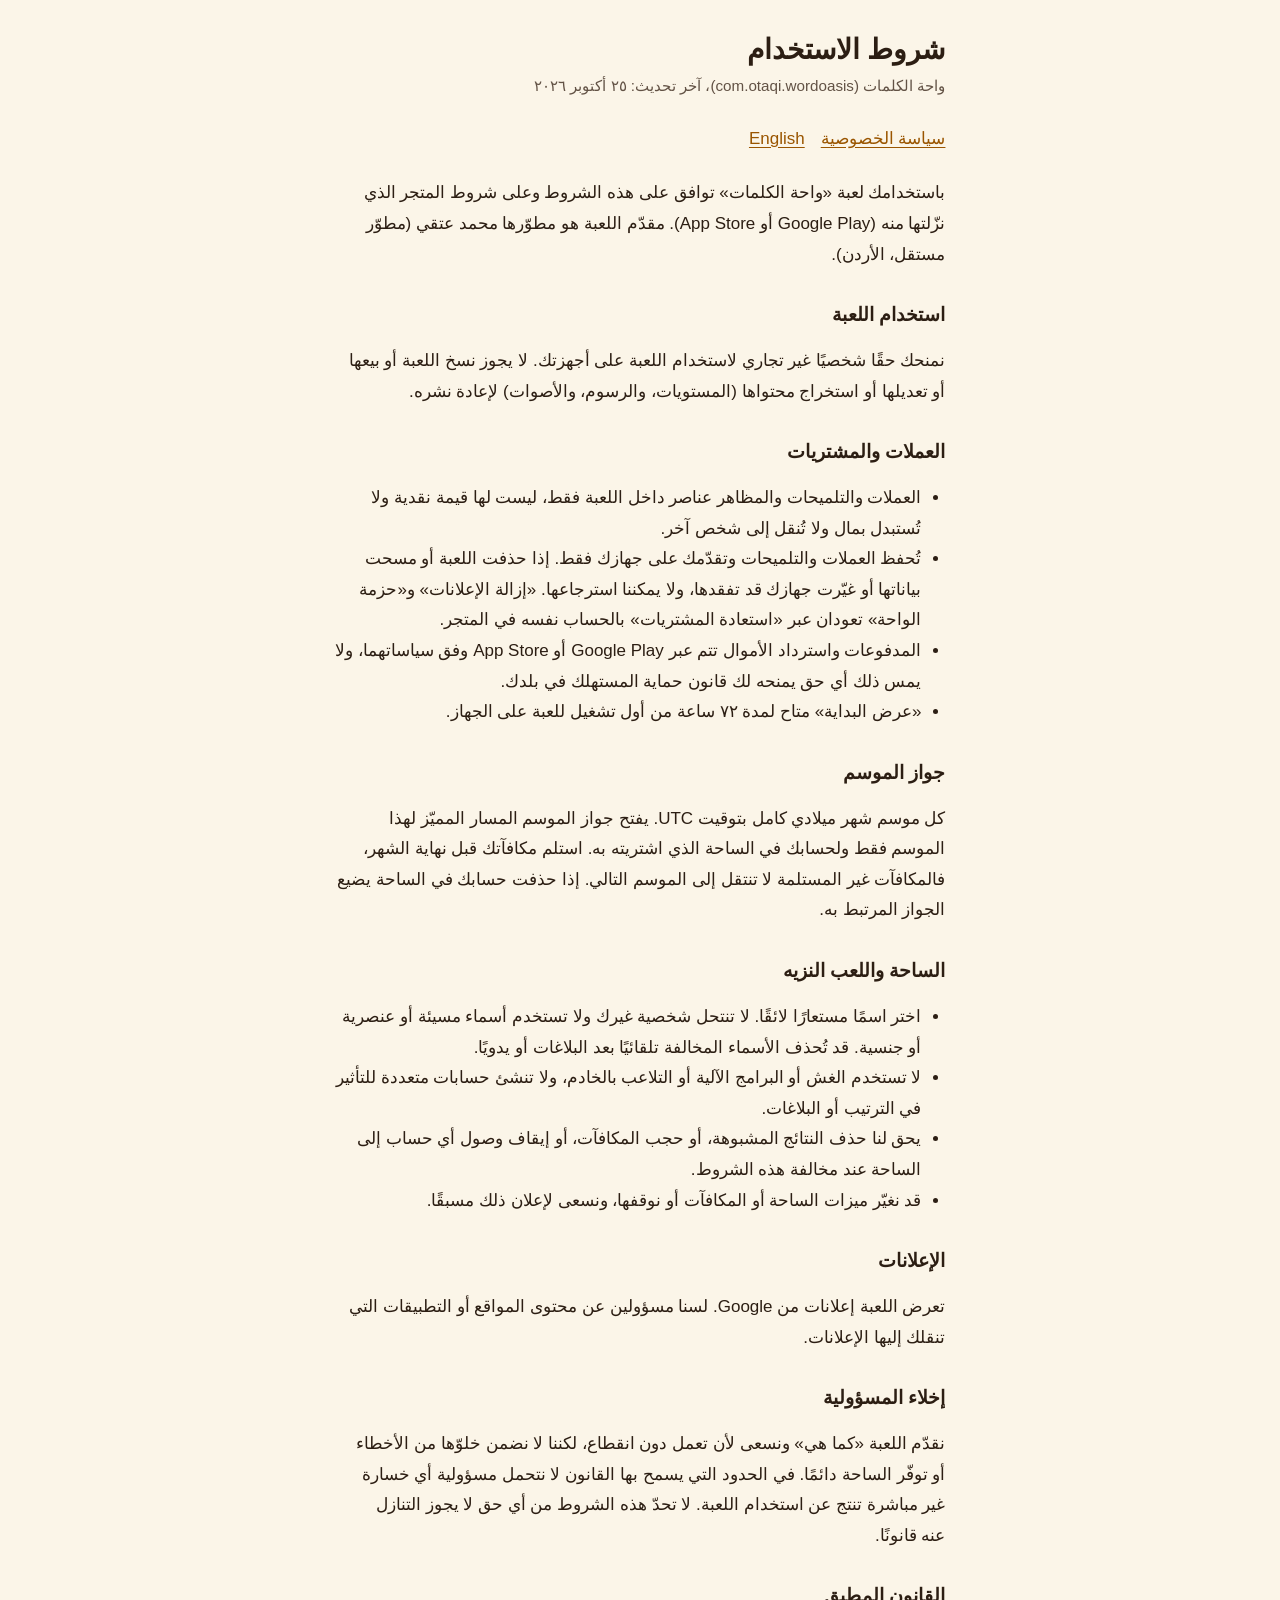
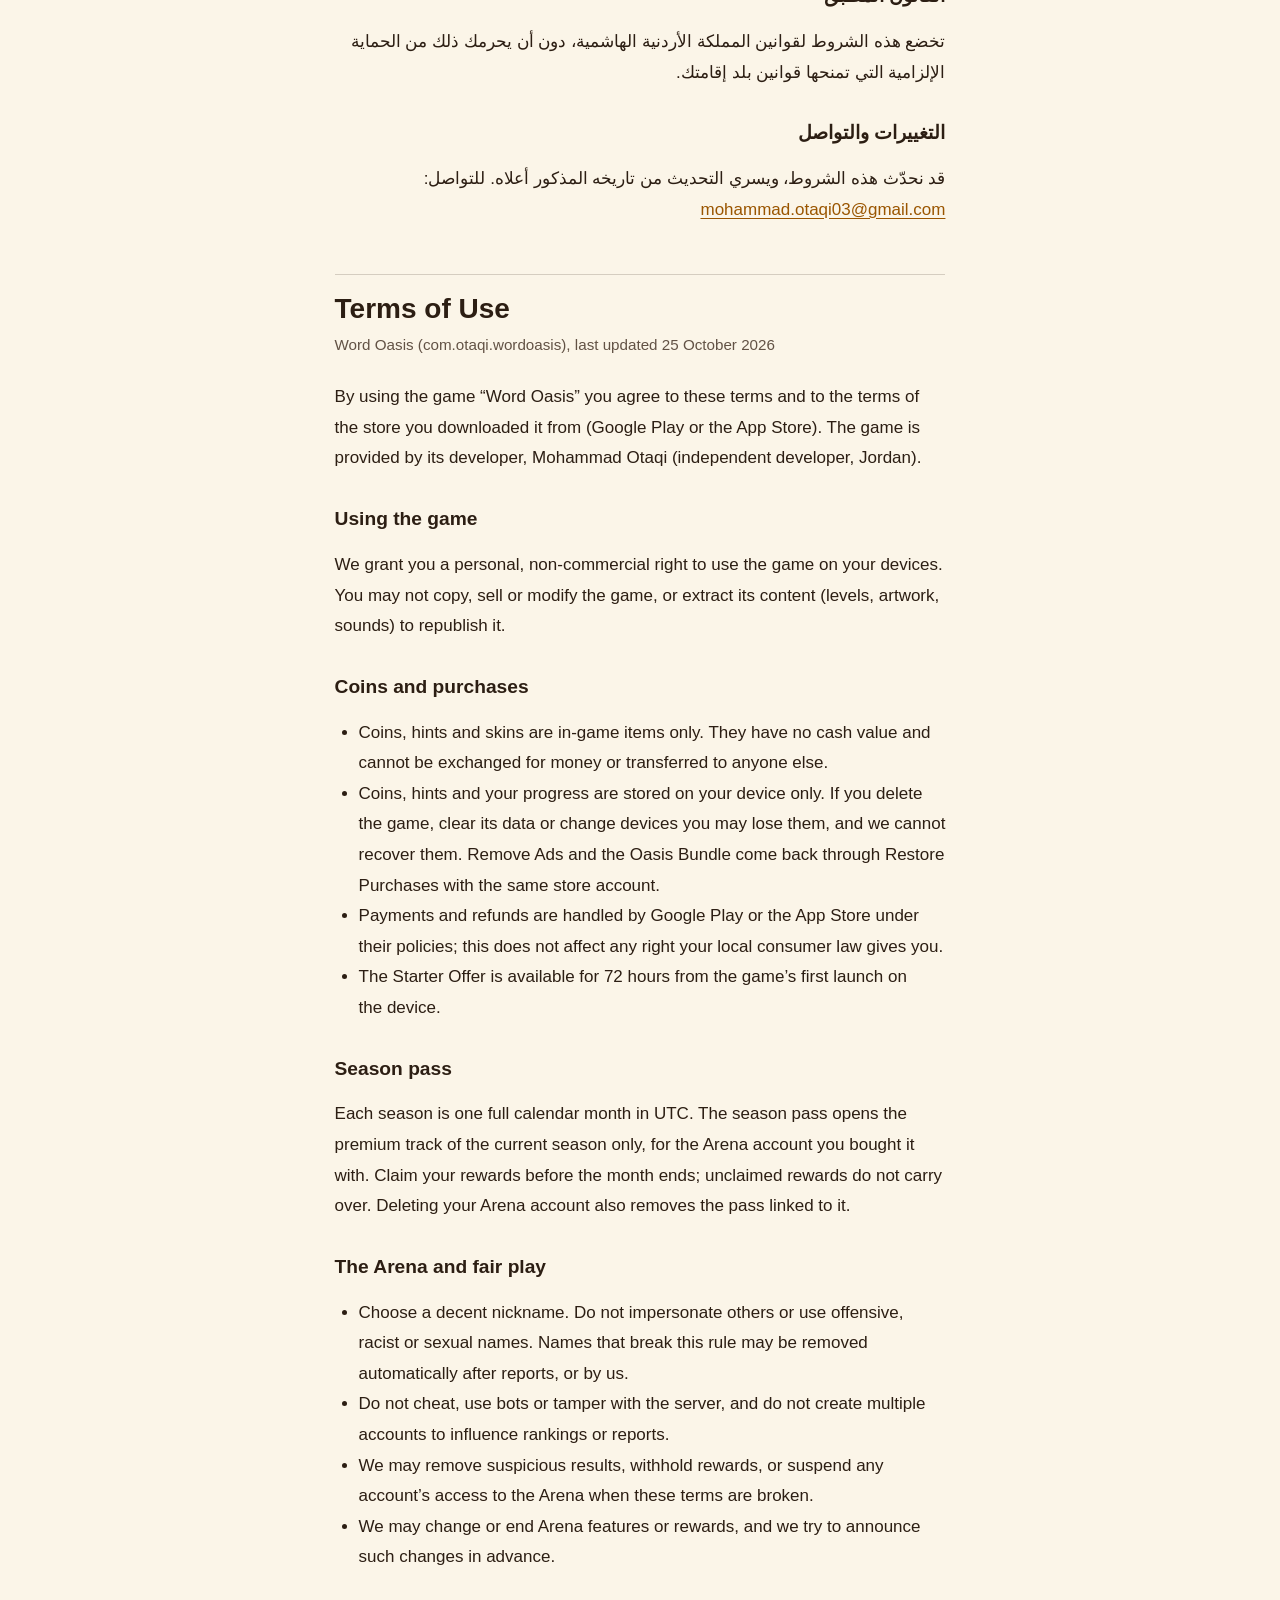
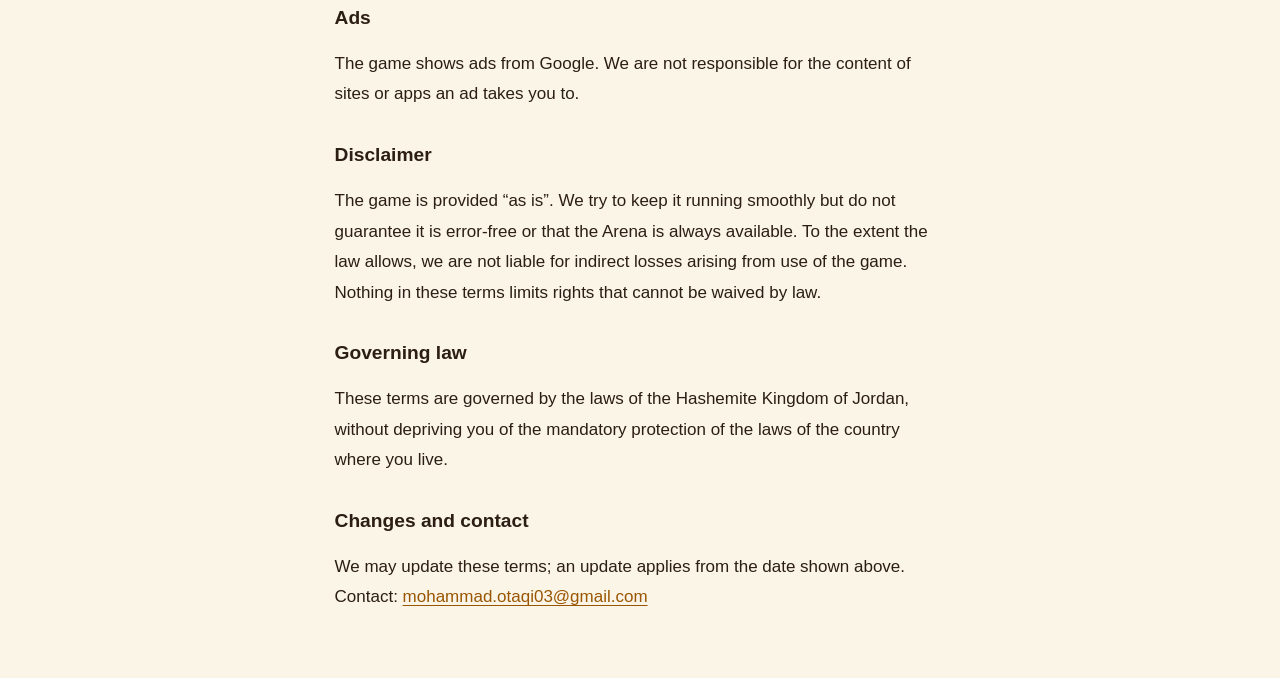
<file: word-oasis/terms.html>
<!doctype html>
<html lang="ar" dir="rtl">
<head>
<meta charset="utf-8">
<meta name="viewport" content="width=device-width, initial-scale=1">
<title>شروط الاستخدام | واحة الكلمات</title>
<meta name="description" content="شروط استخدام لعبة واحة الكلمات: العملات والمشتريات، وجواز الموسم، واللعب النزيه في الساحة، والمسؤولية.">
<link rel="stylesheet" href="site.css">
</head>
<body>
<main class="doc">
<article lang="ar">
<header>
<h1>شروط الاستخدام</h1>
<p class="updated">واحة الكلمات (com.otaqi.wordoasis)، آخر تحديث: ٢٥ أكتوبر ٢٠٢٦</p>
<nav><a href="privacy.html">سياسة الخصوصية</a><a href="#en">English</a></nav>

<p>باستخدامك لعبة «واحة الكلمات» توافق على هذه الشروط وعلى شروط المتجر الذي نزّلتها منه (Google Play أو App Store). مقدّم اللعبة هو مطوّرها محمد عتقي (مطوّر مستقل، الأردن).</p>
</header>
<section>
<h2>استخدام اللعبة</h2>
<p>نمنحك حقًا شخصيًا غير تجاري لاستخدام اللعبة على أجهزتك. لا يجوز نسخ اللعبة أو بيعها أو تعديلها أو استخراج محتواها (المستويات، والرسوم، والأصوات) لإعادة نشره.</p>
</section>
<section>
<h2>العملات والمشتريات</h2>
<ul>
<li>العملات والتلميحات والمظاهر عناصر داخل اللعبة فقط، ليست لها قيمة نقدية ولا تُستبدل بمال ولا تُنقل إلى شخص آخر.</li>
<li>تُحفظ العملات والتلميحات وتقدّمك على جهازك فقط. إذا حذفت اللعبة أو مسحت بياناتها أو غيّرت جهازك قد تفقدها، ولا يمكننا استرجاعها. «إزالة الإعلانات» و«حزمة الواحة» تعودان عبر «استعادة المشتريات» بالحساب نفسه في المتجر.</li>
<li>المدفوعات واسترداد الأموال تتم عبر Google Play أو App Store وفق سياساتهما، ولا يمس ذلك أي حق يمنحه لك قانون حماية المستهلك في بلدك.</li>
<li>«عرض البداية» متاح لمدة ٧٢ ساعة من أول تشغيل للعبة على الجهاز.</li>
</ul>
</section>
<section>
<h2>جواز الموسم</h2>
<p>كل موسم شهر ميلادي كامل بتوقيت UTC. يفتح جواز الموسم المسار المميّز لهذا الموسم فقط ولحسابك في الساحة الذي اشتريته به. استلم مكافآتك قبل نهاية الشهر، فالمكافآت غير المستلمة لا تنتقل إلى الموسم التالي. إذا حذفت حسابك في الساحة يضيع الجواز المرتبط به.</p>
</section>
<section>
<h2>الساحة واللعب النزيه</h2>
<ul>
<li>اختر اسمًا مستعارًا لائقًا. لا تنتحل شخصية غيرك ولا تستخدم أسماء مسيئة أو عنصرية أو جنسية. قد تُحذف الأسماء المخالفة تلقائيًا بعد البلاغات أو يدويًا.</li>
<li>لا تستخدم الغش أو البرامج الآلية أو التلاعب بالخادم، ولا تنشئ حسابات متعددة للتأثير في الترتيب أو البلاغات.</li>
<li>يحق لنا حذف النتائج المشبوهة، أو حجب المكافآت، أو إيقاف وصول أي حساب إلى الساحة عند مخالفة هذه الشروط.</li>
<li>قد نغيّر ميزات الساحة أو المكافآت أو نوقفها، ونسعى لإعلان ذلك مسبقًا.</li>
</ul>
</section>
<section>
<h2>الإعلانات</h2>
<p>تعرض اللعبة إعلانات من Google. لسنا مسؤولين عن محتوى المواقع أو التطبيقات التي تنقلك إليها الإعلانات.</p>
</section>
<section>
<h2>إخلاء المسؤولية</h2>
<p>نقدّم اللعبة «كما هي» ونسعى لأن تعمل دون انقطاع، لكننا لا نضمن خلوّها من الأخطاء أو توفّر الساحة دائمًا. في الحدود التي يسمح بها القانون لا نتحمل مسؤولية أي خسارة غير مباشرة تنتج عن استخدام اللعبة. لا تحدّ هذه الشروط من أي حق لا يجوز التنازل عنه قانونًا.</p>
</section>
<section>
<h2>القانون المطبق</h2>
<p>تخضع هذه الشروط لقوانين المملكة الأردنية الهاشمية، دون أن يحرمك ذلك من الحماية الإلزامية التي تمنحها قوانين بلد إقامتك.</p>
</section>
<section>
<h2>التغييرات والتواصل</h2>
<p>قد نحدّث هذه الشروط، ويسري التحديث من تاريخه المذكور أعلاه. للتواصل: <a href="mailto:mohammad.otaqi03@gmail.com">mohammad.otaqi03@gmail.com</a></p>
</section>
</article>
<article lang="en" id="en">
<header>
<h1>Terms of Use</h1>
<p class="updated">Word Oasis (com.otaqi.wordoasis), last updated 25 October 2026</p>
<p>By using the game “Word Oasis” you agree to these terms and to the terms of the store you downloaded it from (Google Play or the App Store). The game is provided by its developer, Mohammad Otaqi (independent developer, Jordan).</p>
</header>
<section>
<h2>Using the game</h2>
<p>We grant you a personal, non-commercial right to use the game on your devices. You may not copy, sell or modify the game, or extract its content (levels, artwork, sounds) to republish it.</p>
</section>
<section>
<h2>Coins and purchases</h2>
<ul>
<li>Coins, hints and skins are in-game items only. They have no cash value and cannot be exchanged for money or transferred to anyone else.</li>
<li>Coins, hints and your progress are stored on your device only. If you delete the game, clear its data or change devices you may lose them, and we cannot recover them. Remove Ads and the Oasis Bundle come back through Restore Purchases with the same store account.</li>
<li>Payments and refunds are handled by Google Play or the App Store under their policies; this does not affect any right your local consumer law gives you.</li>
<li>The Starter Offer is available for 72 hours from the game’s first launch on the device.</li>
</ul>
</section>
<section>
<h2>Season pass</h2>
<p>Each season is one full calendar month in UTC. The season pass opens the premium track of the current season only, for the Arena account you bought it with. Claim your rewards before the month ends; unclaimed rewards do not carry over. Deleting your Arena account also removes the pass linked to it.</p>
</section>
<section>
<h2>The Arena and fair play</h2>
<ul>
<li>Choose a decent nickname. Do not impersonate others or use offensive, racist or sexual names. Names that break this rule may be removed automatically after reports, or by us.</li>
<li>Do not cheat, use bots or tamper with the server, and do not create multiple accounts to influence rankings or reports.</li>
<li>We may remove suspicious results, withhold rewards, or suspend any account’s access to the Arena when these terms are broken.</li>
<li>We may change or end Arena features or rewards, and we try to announce such changes in advance.</li>
</ul>
</section>
<section>
<h2>Ads</h2>
<p>The game shows ads from Google. We are not responsible for the content of sites or apps an ad takes you to.</p>
</section>
<section>
<h2>Disclaimer</h2>
<p>The game is provided “as is”. We try to keep it running smoothly but do not guarantee it is error-free or that the Arena is always available. To the extent the law allows, we are not liable for indirect losses arising from use of the game. Nothing in these terms limits rights that cannot be waived by law.</p>
</section>
<section>
<h2>Governing law</h2>
<p>These terms are governed by the laws of the Hashemite Kingdom of Jordan, without depriving you of the mandatory protection of the laws of the country where you live.</p>
</section>
<section>
<h2>Changes and contact</h2>
<p>We may update these terms; an update applies from the date shown above. Contact: <a href="mailto:mohammad.otaqi03@gmail.com">mohammad.otaqi03@gmail.com</a></p>
</section>
</article>
</main>
</body>
</html>
</file>
<file: word-oasis/site.css>
/* Hallmark · checked: 2026-10-25 · genre: editorial (inferred: legal documents and a share page for a word game)
 * floor: 0 FAIL · fixed: 9 gates (7a, 19, 26a, 26b, 34, 48, F4, F16, F23) · structural: 0 printed
 * built: the project · redesign: polish · v2.0.0 */

:root {
  --color-paper: oklch(97% 0.018 85);
  --color-ink: oklch(25% 0.03 60);
  --color-muted: oklch(45% 0.03 60);
  --color-rule: oklch(85% 0.02 80);
  --color-accent: oklch(52% 0.13 65);
  --color-accent-ink: oklch(22% 0.03 60);
  --color-gold: oklch(83% 0.14 85);
  --color-gold-deep: oklch(70% 0.14 70);
  --color-night: oklch(22% 0.06 270);
  --color-night-2: oklch(29% 0.08 270);
  --color-sand: oklch(95% 0.03 85);
  --color-glass: oklch(97% 0.01 270 / 0.1);
  --color-glass-edge: oklch(97% 0.01 270 / 0.22);
  --color-focus: oklch(60% 0.16 250);

  --font-body: "Segoe UI", "Noto Sans Arabic", Tahoma, Arial, sans-serif;

  --space-1: 4px;
  --space-2: 8px;
  --space-3: 12px;
  --space-4: 16px;
  --space-6: 24px;
  --space-8: 32px;
  --space-12: 48px;

  --radius: 16px;
  color-scheme: light dark;
}

@media (prefers-color-scheme: dark) {
  :root:not([data-theme="light"]) {
    --color-paper: oklch(20% 0.05 270);
    --color-ink: oklch(94% 0.025 85);
    --color-muted: oklch(78% 0.03 85);
    --color-rule: oklch(38% 0.05 270);
    --color-accent: oklch(83% 0.14 85);
    --color-accent-ink: oklch(22% 0.03 60);
    --color-focus: oklch(80% 0.12 230);
  }
}

:root[data-theme="dark"] {
  --color-paper: oklch(20% 0.05 270);
  --color-ink: oklch(94% 0.025 85);
  --color-muted: oklch(78% 0.03 85);
  --color-rule: oklch(38% 0.05 270);
  --color-accent: oklch(83% 0.14 85);
  --color-accent-ink: oklch(22% 0.03 60);
  --color-focus: oklch(80% 0.12 230);
}

* { box-sizing: border-box; }

html, body { overflow-x: clip; }

body {
  margin: 0;
  background: var(--color-paper);
  color: var(--color-ink);
  font-family: var(--font-body);
  font-size: 17px;
  line-height: 1.8;
}

::selection { background: var(--color-gold); color: var(--color-accent-ink); }
html { scrollbar-color: var(--color-rule) var(--color-paper); caret-color: var(--color-accent); }

a { color: var(--color-accent); text-underline-offset: 0.2em; }
a:hover { text-decoration-thickness: 2px; }
a:active { opacity: 0.8; }
a:focus-visible { outline: 3px solid var(--color-focus); outline-offset: 2px; border-radius: 4px; }

/* ---- documents (privacy, terms, account deletion) ---- */

.doc {
  max-width: 68ch;
  margin: 0 auto;
  padding: var(--space-8) var(--space-4) var(--space-12);
}

.doc h1 {
  font-size: 1.75rem;
  line-height: 1.3;
  margin: 0 0 var(--space-1);
  text-wrap: balance;
  overflow-wrap: break-word;
  min-width: 0;
}

.doc h2 {
  font-size: 1.2rem;
  line-height: 1.4;
  margin: var(--space-8) 0 var(--space-2);
  text-wrap: balance;
}

.doc p, .doc li { text-wrap: pretty; }
.doc ul { padding-inline-start: var(--space-6); }

.updated { color: var(--color-muted); font-size: 0.95rem; margin: 0 0 var(--space-6); }

.doc nav { margin: var(--space-4) 0 var(--space-6); }
.doc nav { display: flex; flex-wrap: wrap; gap: var(--space-2) var(--space-4); }
.doc nav a { white-space: nowrap; }

.doc article[lang="en"] {
  direction: ltr;
  text-align: left;
  border-top: 1px solid var(--color-rule);
  margin-top: var(--space-12);
  padding-top: var(--space-4);
}

/* ---- duel share page ---- */

.share {
  min-height: 100dvh;
  display: grid;
  place-items: center;
  padding: var(--space-6) var(--space-4);
  background: var(--color-night);
  color: var(--color-sand);
}

.share main { width: 100%; max-width: 420px; text-align: center; }
.share h1 { color: var(--color-gold); font-size: 2rem; margin: 0 0 var(--space-2); text-wrap: balance; }
.share p { line-height: 1.7; margin: 0 0 var(--space-4); }

.code {
  display: inline-block;
  font-size: 1.8rem;
  font-weight: 800;
  direction: ltr;
  background: var(--color-glass);
  border: 1px solid var(--color-glass-edge);
  border-radius: var(--radius);
  padding: var(--space-2) var(--space-4);
  margin-bottom: var(--space-6);
  font-variant-numeric: tabular-nums;
}

.btn {
  display: block;
  margin: var(--space-3) 0;
  padding: var(--space-3) var(--space-4);
  border-radius: var(--radius);
  font-weight: 800;
  line-height: 1.4;
  font-size: 1.05rem;
  text-decoration: none;
  white-space: nowrap;
  transition: transform 120ms ease-out, opacity 120ms ease-out;
}

.btn:hover { transform: translateY(-1px); }
.btn:active { transform: translateY(1px); opacity: 0.9; }
.btn:focus-visible { outline: 3px solid var(--color-gold); outline-offset: 3px; }

.btn-open { background: var(--color-gold); color: var(--color-accent-ink); }
.btn-store { background: transparent; color: var(--color-sand); border: 1px solid var(--color-glass-edge); }

.share small { display: block; margin-top: var(--space-4); line-height: 1.6; color: var(--color-sand); opacity: 0.75; }

@media (prefers-reduced-motion: reduce) {
  .btn { transition: none; }
  .btn:hover, .btn:active { transform: none; }
}
</file>
